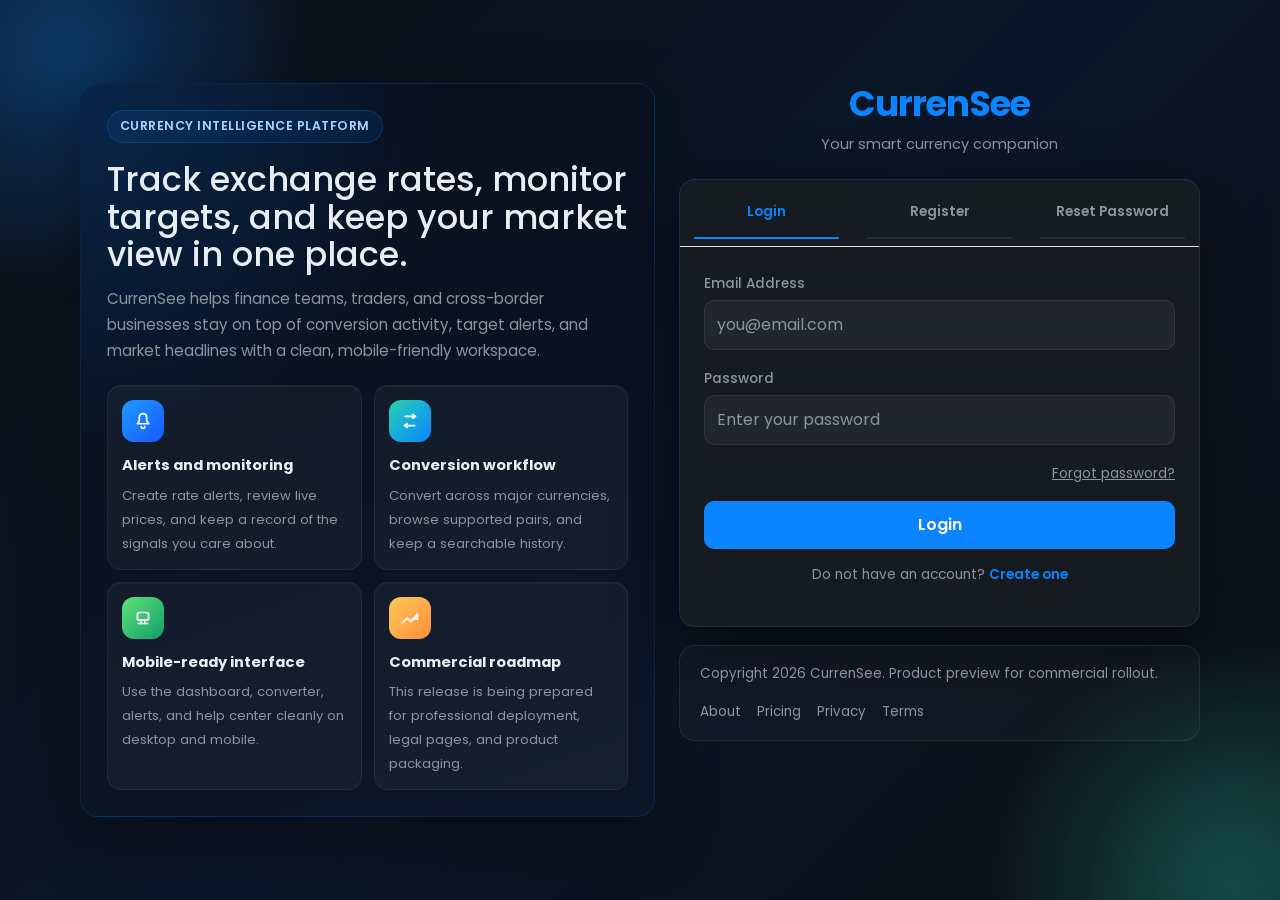
<file: index.html>
<!DOCTYPE html>
<html lang="en">
<head>
    <meta charset="UTF-8">
    <meta name="viewport" content="width=device-width, initial-scale=1.0">
    <title>CurrenSee - Login</title>
    <link href="https://cdn.jsdelivr.net/npm/bootstrap@5.3.0/dist/css/bootstrap.min.css" rel="stylesheet">
    <link href="https://fonts.googleapis.com/css2?family=Poppins:wght@300;400;600;700&display=swap" rel="stylesheet">
    <link rel="stylesheet" href="style.css?v=20260719-money-lens">
</head>
<body class="auth-body">

    <div class="auth-container" style="max-width: 1120px;">
        <div class="auth-layout">
            <section class="auth-hero">
                <div class="auth-hero-eyebrow">Currency Intelligence Platform</div>
                <h2>Track exchange rates, monitor targets, and keep your market view in one place.</h2>
                <p>
                    CurrenSee helps finance teams, traders, and cross-border businesses stay on top of conversion activity,
                    target alerts, and market headlines with a clean, mobile-friendly workspace.
                </p>

                <div class="auth-trust-grid">
                    <div class="auth-trust-card">
                        <span class="auth-trust-icon auth-trust-icon-blue" aria-hidden="true">
                            <svg viewBox="0 0 24 24">
                                <path d="M12 4a4 4 0 0 1 4 4v2.5c0 .8.24 1.58.68 2.24L18 15H6l1.32-2.26c.44-.66.68-1.44.68-2.24V8a4 4 0 0 1 4-4Z" />
                                <path d="M10 18a2 2 0 0 0 4 0" />
                            </svg>
                        </span>
                        <strong>Alerts and monitoring</strong>
                        <span>Create rate alerts, review live prices, and keep a record of the signals you care about.</span>
                    </div>
                    <div class="auth-trust-card">
                        <span class="auth-trust-icon auth-trust-icon-cyan" aria-hidden="true">
                            <svg viewBox="0 0 24 24">
                                <path d="M7 7h8M7 17h10" />
                                <path d="M15 5l3 2-3 2M9 15l-3 2 3 2" />
                            </svg>
                        </span>
                        <strong>Conversion workflow</strong>
                        <span>Convert across major currencies, browse supported pairs, and keep a searchable history.</span>
                    </div>
                    <div class="auth-trust-card">
                        <span class="auth-trust-icon auth-trust-icon-green" aria-hidden="true">
                            <svg viewBox="0 0 24 24">
                                <path d="M7 18h10" />
                                <path d="M8 6h8a2 2 0 0 1 2 2v6H6V8a2 2 0 0 1 2-2Z" />
                                <path d="M10 18v-2m4 2v-2" />
                            </svg>
                        </span>
                        <strong>Mobile-ready interface</strong>
                        <span>Use the dashboard, converter, alerts, and help center cleanly on desktop and mobile.</span>
                    </div>
                    <div class="auth-trust-card">
                        <span class="auth-trust-icon auth-trust-icon-gold" aria-hidden="true">
                            <svg viewBox="0 0 24 24">
                                <path d="M4 17l5-5 4 4 7-8" />
                                <path d="M20 8v5h-5" />
                            </svg>
                        </span>
                        <strong>Commercial roadmap</strong>
                        <span>This release is being prepared for professional deployment, legal pages, and product packaging.</span>
                    </div>
                </div>
            </section>

            <section>
                <div class="text-center mb-4">
                    <h1 class="auth-logo">CurrenSee</h1>
                    <p class="auth-tagline">Your smart currency companion</p>
                </div>

                <div class="auth-card">
                    <ul class="nav nav-tabs auth-tabs" id="authTabs">
                        <li class="nav-item">
                            <button class="nav-link active w-100" id="loginTab" data-bs-toggle="tab" data-bs-target="#loginPane">Login</button>
                        </li>
                        <li class="nav-item">
                            <button class="nav-link w-100" id="registerTab" data-bs-toggle="tab" data-bs-target="#registerPane">Register</button>
                        </li>
                        <li class="nav-item">
                            <button class="nav-link w-100" id="resetTab" data-bs-toggle="tab" data-bs-target="#resetPane">Reset Password</button>
                        </li>
                    </ul>

                    <div class="tab-content p-4">
                        <div class="tab-pane fade show active" id="loginPane">
                            <form id="loginForm">
                                <div class="mb-3">
                                    <label class="form-label auth-label">Email Address</label>
                                    <input type="email" id="loginEmail" class="form-control auth-input" placeholder="you@email.com" required>
                                </div>
                                <div class="mb-3">
                                    <label class="form-label auth-label">Password</label>
                                    <input type="password" id="loginPassword" class="form-control auth-input" placeholder="Enter your password" required>
                                </div>
                                <div class="text-end mb-3">
                                    <a href="#" id="goResetPassword" class="auth-switch">Forgot password?</a>
                                </div>
                                <div id="loginError" class="alert alert-danger d-none"></div>
                                <div id="loginSuccess" class="alert alert-success d-none"></div>
                                <button type="submit" class="btn btn-auth w-100">Login</button>
                                <p class="text-center mt-3 auth-switch">Do not have an account? <a href="#" id="goRegister">Create one</a></p>
                            </form>
                        </div>

                        <div class="tab-pane fade" id="registerPane">
                            <form id="registerForm">
                                <div class="mb-3">
                                    <label class="form-label auth-label">Full Name</label>
                                    <input type="text" id="regName" class="form-control auth-input" placeholder="John Doe" required>
                                </div>
                                <div class="mb-3">
                                    <label class="form-label auth-label">Email Address</label>
                                    <input type="email" id="regEmail" class="form-control auth-input" placeholder="you@email.com" required>
                                </div>
                                <div class="mb-3">
                                    <label class="form-label auth-label">Password</label>
                                    <input type="password" id="regPassword" class="form-control auth-input" placeholder="Minimum 6 characters" required>
                                </div>
                                <div class="mb-3">
                                    <label class="form-label auth-label">Confirm Password</label>
                                    <input type="password" id="regConfirm" class="form-control auth-input" placeholder="Repeat password" required>
                                </div>
                                <div id="registerError" class="alert alert-danger d-none"></div>
                                <div id="registerSuccess" class="alert alert-success d-none"></div>
                                <button type="submit" class="btn btn-auth w-100">Create Account</button>
                                <p class="text-center mt-3 auth-switch">Already have an account? <a href="#" id="goLogin">Sign in</a></p>
                            </form>
                        </div>

                        <div class="tab-pane fade" id="resetPane">
                            <form id="resetPasswordForm">
                                <div class="mb-3">
                                    <label class="form-label auth-label">Account Email</label>
                                    <input type="email" id="resetEmail" class="form-control auth-input" placeholder="you@email.com" required>
                                </div>
                                <div class="mb-3">
                                    <label class="form-label auth-label">New Password</label>
                                    <input type="password" id="resetPassword" class="form-control auth-input" placeholder="Minimum 6 characters" required>
                                </div>
                                <div class="mb-3">
                                    <label class="form-label auth-label">Confirm New Password</label>
                                    <input type="password" id="resetConfirm" class="form-control auth-input" placeholder="Repeat new password" required>
                                </div>
                                <div id="resetError" class="alert alert-danger d-none"></div>
                                <div id="resetSuccess" class="alert alert-success d-none"></div>
                                <button type="submit" class="btn btn-auth w-100">Reset Password</button>
                                <p class="text-center mt-3 auth-switch">Remembered it? <a href="#" id="backToLogin">Back to login</a></p>
                            </form>
                        </div>
                    </div>
                </div>

                <div class="site-footer" style="padding: 18px 0 0; margin: 0;">
                    <div class="site-footer-card">
                        <p class="site-footer-copy">Copyright 2026 CurrenSee. Product preview for commercial rollout.</p>
                        <div class="site-footer-links">
                            <a href="about.html">About</a>
                            <a href="pricing.html">Pricing</a>
                            <a href="privacy.html">Privacy</a>
                            <a href="terms.html">Terms</a>
                        </div>
                    </div>
                </div>
            </section>
        </div>
    </div>

    <script src="https://cdn.jsdelivr.net/npm/bootstrap@5.3.0/dist/js/bootstrap.bundle.min.js"></script>
    <script src="backend.js"></script>
    <script src="auth.js"></script>
</body>
</html>
</file>
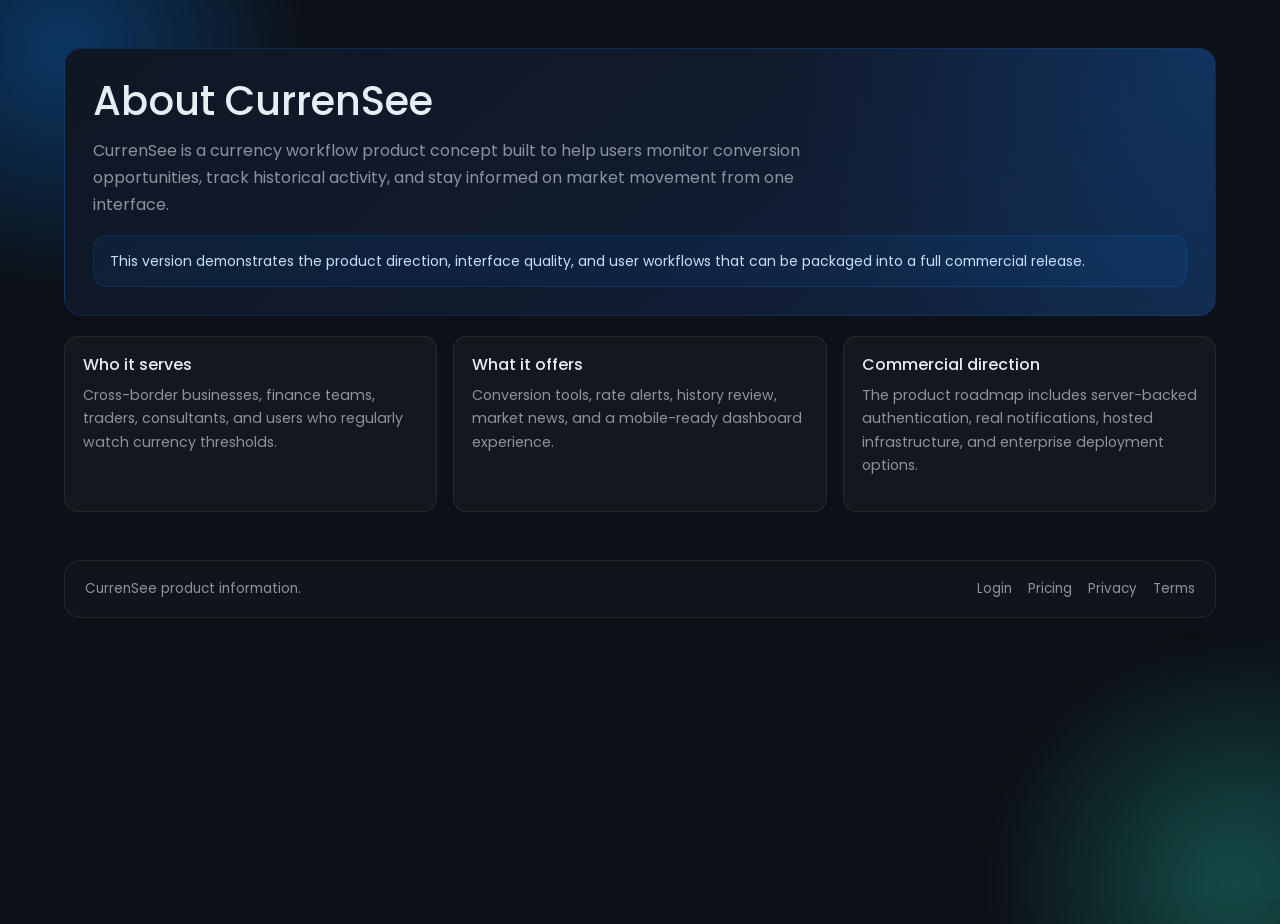
<file: about.html>
<!DOCTYPE html>
<html lang="en">
<head>
    <meta charset="UTF-8">
    <meta name="viewport" content="width=device-width, initial-scale=1.0">
    <title>CurrenSee - About</title>
    <link href="https://cdn.jsdelivr.net/npm/bootstrap@5.3.0/dist/css/bootstrap.min.css" rel="stylesheet">
    <link href="https://fonts.googleapis.com/css2?family=Poppins:wght@300;400;600;700&display=swap" rel="stylesheet">
    <link rel="stylesheet" href="style.css?v=20260719-money-lens">
</head>
<body class="app-body">
    <main class="app-main marketing-section">
        <section class="marketing-hero">
            <h1>About CurrenSee</h1>
            <p>CurrenSee is a currency workflow product concept built to help users monitor conversion opportunities, track historical activity, and stay informed on market movement from one interface.</p>
            <div class="marketing-note">This version demonstrates the product direction, interface quality, and user workflows that can be packaged into a full commercial release.</div>
        </section>

        <section class="marketing-grid">
            <article class="marketing-card">
                <h3>Who it serves</h3>
                <p>Cross-border businesses, finance teams, traders, consultants, and users who regularly watch currency thresholds.</p>
            </article>
            <article class="marketing-card">
                <h3>What it offers</h3>
                <p>Conversion tools, rate alerts, history review, market news, and a mobile-ready dashboard experience.</p>
            </article>
            <article class="marketing-card">
                <h3>Commercial direction</h3>
                <p>The product roadmap includes server-backed authentication, real notifications, hosted infrastructure, and enterprise deployment options.</p>
            </article>
        </section>
    </main>

    <footer class="site-footer">
        <div class="site-footer-card">
            <p class="site-footer-copy">CurrenSee product information.</p>
            <div class="site-footer-links">
                <a href="index.html">Login</a>
                <a href="pricing.html">Pricing</a>
                <a href="privacy.html">Privacy</a>
                <a href="terms.html">Terms</a>
            </div>
        </div>
    </footer>
</body>
</html>
</file>
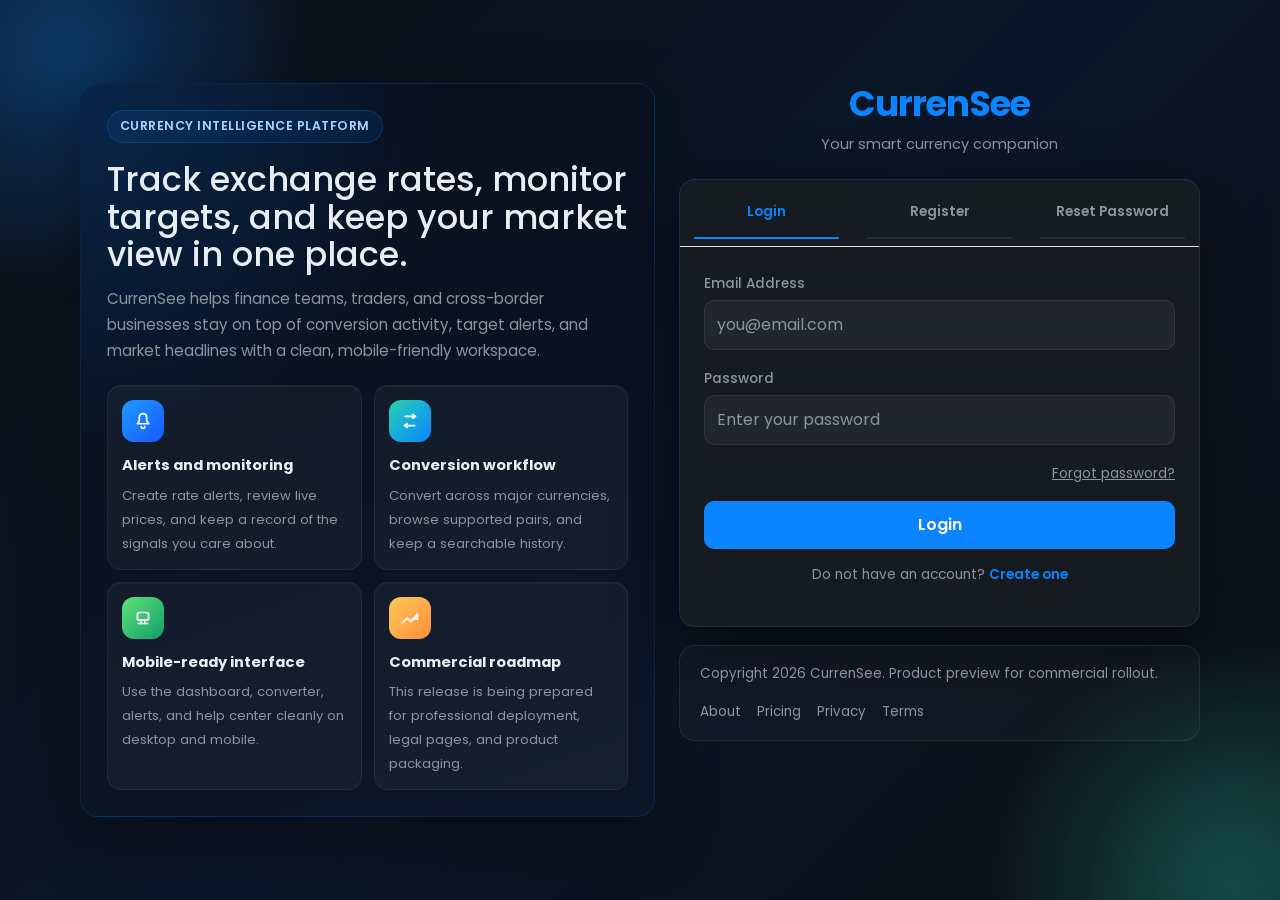
<file: alerts.html>
<!DOCTYPE html>
<html lang="en">
<head>
    <meta charset="UTF-8">
    <meta name="viewport" content="width=device-width, initial-scale=1.0">
    <title>CurrenSee - Alerts</title>
    <link href="https://cdn.jsdelivr.net/npm/bootstrap@5.3.0/dist/css/bootstrap.min.css" rel="stylesheet">
    <link href="https://fonts.googleapis.com/css2?family=Poppins:wght@300;400;600;700&display=swap" rel="stylesheet">
    <link rel="stylesheet" href="style.css?v=20260719-money-lens">
</head>
<body class="app-body">

    <nav class="app-navbar">
        <div class="nav-brand">CurrenSee</div>
        <button class="nav-toggle" type="button" aria-label="Toggle navigation" aria-expanded="false">
            <span class="nav-toggle-line"></span>
            <span class="nav-toggle-line"></span>
            <span class="nav-toggle-line"></span>
        </button>
        <div class="nav-menu">
            <div class="nav-links">
                <a href="dashboard.html" class="nav-item">Dashboard</a>
                <a href="converter.html" class="nav-item">Converter</a>
                <a href="money-lens.html" class="nav-item">Money Lens</a>
                <a href="move-me.html" class="nav-item">Move Me</a>
                <a href="history.html" class="nav-item">History</a>
                <a href="alerts.html" class="nav-item active">Alerts</a>
                <a href="news.html" class="nav-item">News</a>
                <a href="help.html" class="nav-item">Help</a>
            </div>
            <div class="nav-user">
                <span class="plan-badge free-badge" data-plan-name>Free</span>
                <span id="navUsername">User</span>
                <button class="btn-logout" onclick="logout()">Logout</button>
            </div>
        </div>
    </nav>

    <main class="app-main">
        <h2 class="page-title">Rate Alerts</h2>
        <p class="page-sub">Get notified when exchange rates hit your target</p>
        <div class="notification-card mb-4">
            <div>
                <strong>Alert notifications</strong>
                <span id="notificationStatus">Checking notification support...</span>
            </div>
            <button id="enableNotificationsBtn" class="btn btn-outline-primary btn-sm" type="button">Enable notifications</button>
        </div>
        <div id="alertPlanNotice" class="pro-notice mb-4 d-none"></div>

        <div class="converter-grid">
            <div class="dash-card">
                <h4 class="dash-card-title">Create New Alert</h4>

                <div class="mb-3">
                    <label class="form-label dash-label">From Currency</label>
                    <select id="alertFrom" class="form-select dash-input"></select>
                </div>

                <div class="mb-3">
                    <label class="form-label dash-label">To Currency</label>
                    <select id="alertTo" class="form-select dash-input"></select>
                </div>

                <div class="mb-3">
                    <label class="form-label dash-label">Target Rate</label>
                    <input type="number" id="alertRate" class="form-control dash-input" placeholder="e.g. 1500" step="0.0001" min="0">
                    <small class="text-muted">The app will automatically alert you when the rate rises to or drops to this value.</small>
                </div>

                <button class="btn btn-primary w-100" onclick="createAlert()">Set Alert</button>
                <div id="alertMsg" class="mt-3 d-none"></div>
            </div>

            <div class="dash-card">
                <h4 class="dash-card-title">Current Rate Check</h4>
                <p class="text-muted" style="font-size:0.85rem">Check the live rate for your selected pair before setting an alert.</p>
                <button class="btn btn-outline-primary w-100 mb-3" onclick="checkCurrentRate()">Check Live Rate</button>
                <div id="currentRateDisplay" class="d-none">
                    <div class="rate-display-box">
                        <p id="rateDisplayText"></p>
                    </div>
                </div>

                <hr style="border-color:var(--border); margin: 20px 0">

                <h5 style="color:var(--text); font-size:0.95rem; margin-bottom:12px">Alert Summary</h5>
                <div class="alert-summary">
                    <div class="summary-item"><span>Active Alerts</span><strong id="summaryActive">0</strong></div>
                    <div class="summary-item"><span>Triggered Alerts</span><strong id="summaryTriggered" style="color:var(--success)">0</strong></div>
                    <div class="summary-item"><span>Total Created</span><strong id="summaryTotal">0</strong></div>
                </div>
            </div>
        </div>

        <div class="dash-card mt-4">
            <h4 class="dash-card-title">My Alerts</h4>
            <div id="alertsList"></div>
            <div id="alertsEmpty" class="text-center py-5 d-none">
                <p class="text-muted">No alerts set yet. Create one above.</p>
            </div>
        </div>
    </main>

    <footer class="site-footer">
        <div class="site-footer-card">
            <p class="site-footer-copy">CurrenSee alerts workspace for target monitoring and rate-check workflow.</p>
            <div class="site-footer-links">
                <a href="about.html">About</a>
                <a href="pricing.html">Pricing</a>
                <a href="privacy.html">Privacy</a>
                <a href="terms.html">Terms</a>
            </div>
        </div>
    </footer>

    <script src="https://cdn.jsdelivr.net/npm/bootstrap@5.3.0/dist/js/bootstrap.bundle.min.js"></script>
    <script src="backend.js"></script>
    <script src="script.js"></script>
    <script src="alerts.js?v=20260618"></script>
</body>
</html>
</file>
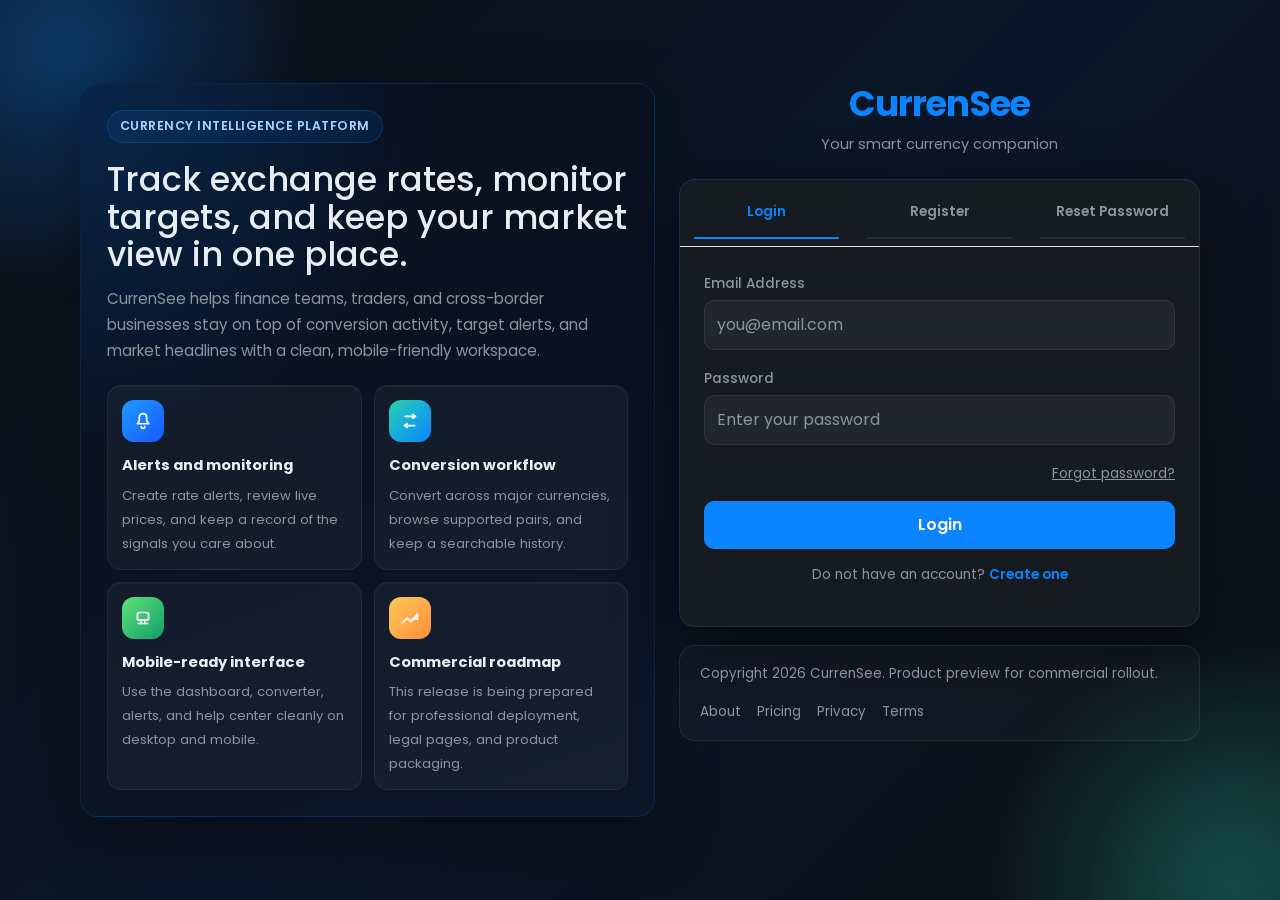
<file: dashboard.html>
<!DOCTYPE html>
<html lang="en">
<head>
    <meta charset="UTF-8">
    <meta name="viewport" content="width=device-width, initial-scale=1.0">
    <title>CurrenSee - Dashboard</title>
    <link href="https://cdn.jsdelivr.net/npm/bootstrap@5.3.0/dist/css/bootstrap.min.css" rel="stylesheet">
    <link href="https://fonts.googleapis.com/css2?family=Poppins:wght@300;400;600;700&display=swap" rel="stylesheet">
    <link rel="stylesheet" href="style.css?v=20260719-money-lens">
</head>
<body class="app-body">

    <nav class="app-navbar">
        <div class="nav-brand">CurrenSee</div>
        <button class="nav-toggle" type="button" aria-label="Toggle navigation" aria-expanded="false">
            <span class="nav-toggle-line"></span>
            <span class="nav-toggle-line"></span>
            <span class="nav-toggle-line"></span>
        </button>
        <div class="nav-menu">
            <div class="nav-links">
                <a href="dashboard.html" class="nav-item active">Dashboard</a>
                <a href="converter.html" class="nav-item">Converter</a>
                <a href="money-lens.html" class="nav-item">Money Lens</a>
                <a href="move-me.html" class="nav-item">Move Me</a>
                <a href="history.html" class="nav-item">History</a>
                <a href="alerts.html" class="nav-item">Alerts</a>
                <a href="news.html" class="nav-item">News</a>
                <a href="help.html" class="nav-item">Help</a>
            </div>
            <div class="nav-user">
                <span class="plan-badge free-badge" data-plan-name>Free</span>
                <span id="navUsername">User</span>
                <button class="btn-logout" onclick="logout()">Logout</button>
            </div>
        </div>
    </nav>

    <main class="app-main">
        <div class="welcome-banner">
            <div class="welcome-copy">
                <span class="welcome-kicker">Operations Overview</span>
                <h2 class="welcome-title">Welcome back, <span id="welcomeName">User</span>!</h2>
                <p class="welcome-sub">Track conversions, manage alerts, and stay on top of market movement from one clean control center.</p>
                <div class="welcome-actions">
                    <a href="converter.html" class="btn btn-primary">New Conversion</a>
                    <a href="money-lens.html" class="btn btn-outline-primary">Explore Money Lens</a>
                    <a href="move-me.html" class="btn btn-outline-primary">Try Move Me</a>
                    <a href="alerts.html" class="btn btn-outline-primary">Manage Alerts</a>
                    <a href="pricing.html" class="btn btn-outline-primary">Upgrade</a>
                </div>
            </div>
            <div class="welcome-side">
                <div class="welcome-date" id="welcomeDate"></div>
                <div class="market-snapshot">
                    <div class="snapshot-item">
                        <span>Coverage</span>
                        <strong>180+ pairs</strong>
                    </div>
                    <div class="snapshot-item">
                        <span>Plan</span>
                        <strong data-plan-name>Free</strong>
                    </div>
                    <div class="snapshot-item">
                        <span>Alert Limit</span>
                        <strong><span data-plan-alert-limit>2</span></strong>
                    </div>
                </div>
            </div>
        </div>

        <div class="stats-grid">
            <button type="button" class="stat-card stat-card-button" onclick="window.location.href='history.html'">
                <div class="stat-icon stat-icon-box stat-icon-conversions" aria-hidden="true">
                    <svg viewBox="0 0 24 24" class="stat-icon-svg">
                        <path d="M7 7h8M7 12h10M7 17h8" />
                        <path d="M17 5l3 2-3 2" />
                        <path d="M17 15l3 2-3 2" />
                        <path d="M4 7l-2 2 2 2" />
                    </svg>
                </div>
                <div class="stat-info">
                    <p class="stat-label">Total Conversions</p>
                    <h3 class="stat-value" id="totalConversions">0</h3>
                </div>
            </button>
            <button type="button" class="stat-card stat-card-button" onclick="window.location.href='alerts.html'">
                <div class="stat-icon stat-icon-box stat-icon-alerts" aria-hidden="true">
                    <svg viewBox="0 0 24 24" class="stat-icon-svg">
                        <path d="M12 4a4 4 0 0 1 4 4v2.5c0 .8.24 1.58.68 2.24L18 15H6l1.32-2.26c.44-.66.68-1.44.68-2.24V8a4 4 0 0 1 4-4Z" />
                        <path d="M10 18a2 2 0 0 0 4 0" />
                    </svg>
                </div>
                <div class="stat-info">
                    <p class="stat-label">Active Alerts</p>
                    <h3 class="stat-value" id="totalAlerts">0</h3>
                </div>
            </button>
            <button type="button" class="stat-card stat-card-button" onclick="window.location.href='converter.html'">
                <div class="stat-icon stat-icon-box stat-icon-default" aria-hidden="true">
                    <svg viewBox="0 0 24 24" class="stat-icon-svg">
                        <circle cx="12" cy="12" r="7" />
                        <path d="M12 5v14M8.5 8.5c.8-.7 2.02-1.17 3.5-1.17 2.49 0 4.5 1.34 4.5 3s-2.01 3-4.5 3-4.5 1.34-4.5 3c0 .48.17.94.47 1.33" />
                    </svg>
                </div>
                <div class="stat-info">
                    <p class="stat-label">Default Currency</p>
                    <h3 class="stat-value" id="defaultCurrency">USD</h3>
                </div>
            </button>
            <button type="button" class="stat-card stat-card-button" onclick="window.location.href='news.html'">
                <div class="stat-icon stat-icon-box stat-icon-market" aria-hidden="true">
                    <svg viewBox="0 0 24 24" class="stat-icon-svg">
                        <path d="M4 16l4-4 3 3 6-7 3 3" />
                        <path d="M20 8v5h-5" />
                    </svg>
                </div>
                <div class="stat-info">
                    <p class="stat-label">Market Status</p>
                    <h3 class="stat-value" style="color: var(--success)">Live</h3>
                </div>
            </button>
        </div>

        <div class="dashboard-grid">
            <div class="dash-card dash-card-feature">
                <div class="section-heading">
                    <div>
                        <span class="section-kicker">Workflow</span>
                        <h4 class="dash-card-title">Quick Convert</h4>
                    </div>
                    <span class="section-pill">Fast lane</span>
                </div>
                <div class="mb-3">
                    <label class="form-label dash-label">Amount</label>
                    <input type="number" id="quickAmount" class="form-control dash-input" placeholder="Enter amount" value="1">
                </div>
                <div class="search-pair-grid mb-3">
                    <div>
                        <label class="form-label dash-label">Search From Currency or Country</label>
                        <input type="text" id="quickFromSearch" class="form-control dash-input" placeholder="Search by code, Bitcoin, currency, or country">
                        <div id="quickFromSuggestions" class="currency-suggestions d-none"></div>
                    </div>
                    <div>
                        <label class="form-label dash-label">Search To Currency or Country</label>
                        <input type="text" id="quickToSearch" class="form-control dash-input" placeholder="Search by code, Bitcoin, currency, or country">
                        <div id="quickToSuggestions" class="currency-suggestions d-none"></div>
                    </div>
                </div>
                <div class="d-flex gap-2 mb-3">
                    <div class="w-50">
                        <label class="form-label dash-label">From</label>
                        <select id="quickFrom" class="form-select dash-input"></select>
                    </div>
                    <div class="w-50">
                        <label class="form-label dash-label">To</label>
                        <select id="quickTo" class="form-select dash-input"></select>
                    </div>
                </div>
                <button class="btn btn-primary w-100 mb-3" onclick="quickConvert()">Convert</button>
                <div id="quickResult" class="quick-result d-none"></div>
            </div>

            <div class="dash-card">
                <div class="section-heading">
                    <div>
                        <span class="section-kicker">Activity</span>
                        <h4 class="dash-card-title">Recent Conversions</h4>
                    </div>
                    <a href="history.html" class="section-link">Open history</a>
                </div>
                <div id="recentHistory">
                    <p class="text-muted text-center mt-3">No conversions yet.</p>
                </div>
                <a href="history.html" class="btn btn-outline-primary w-100 mt-3">View All History</a>
            </div>
        </div>

        <div class="dash-card mt-4">
            <div class="section-heading">
                <div>
                    <span class="section-kicker">Market Watch</span>
                    <h4 class="dash-card-title">Popular Exchange Rates <span class="live-badge">LIVE</span></h4>
                </div>
                <span class="section-link">Updated in real time</span>
            </div>
            <div id="popularRates" class="rates-grid">
                <p class="text-muted">Loading rates...</p>
            </div>
        </div>
    </main>

    <footer class="site-footer">
        <div class="site-footer-card">
            <p class="site-footer-copy">CurrenSee dashboard for live conversion workflow, alerts, and market visibility.</p>
            <div class="site-footer-links">
                <a href="about.html">About</a>
                <a href="pricing.html">Pricing</a>
                <a href="privacy.html">Privacy</a>
                <a href="terms.html">Terms</a>
            </div>
        </div>
    </footer>

    <script src="https://cdn.jsdelivr.net/npm/bootstrap@5.3.0/dist/js/bootstrap.bundle.min.js"></script>
    <script src="backend.js"></script>
    <script src="script.js"></script>
</body>
</html>
</file>
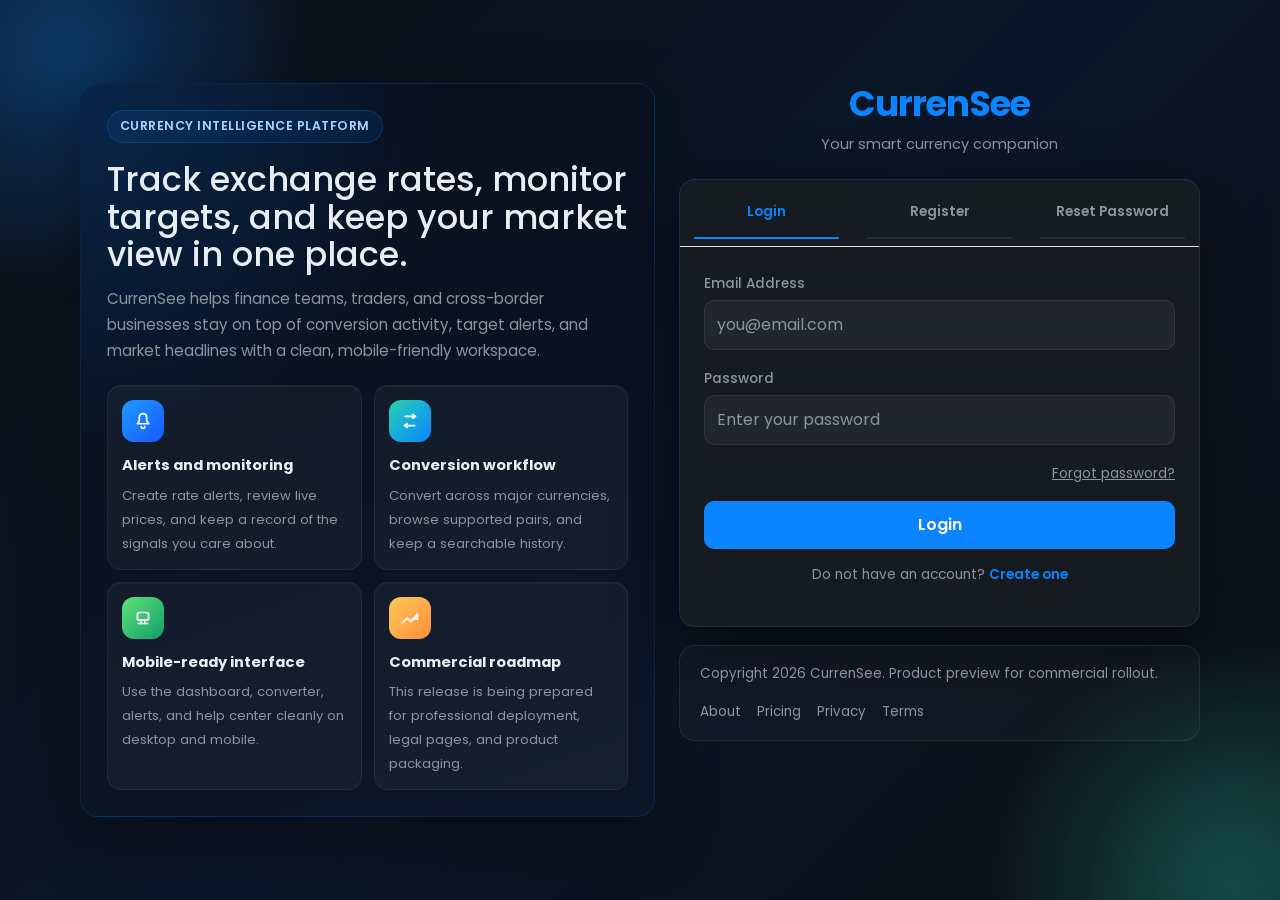
<file: help.html>
<!DOCTYPE html>
<html lang="en">
<head>
    <meta charset="UTF-8">
    <meta name="viewport" content="width=device-width, initial-scale=1.0">
    <title>CurrenSee - Help</title>
    <link href="https://cdn.jsdelivr.net/npm/bootstrap@5.3.0/dist/css/bootstrap.min.css" rel="stylesheet">
    <link href="https://fonts.googleapis.com/css2?family=Poppins:wght@300;400;600;700&display=swap" rel="stylesheet">
    <link rel="stylesheet" href="style.css?v=20260719-money-lens">
</head>
<body class="app-body">

    <nav class="app-navbar">
        <div class="nav-brand">CurrenSee</div>
        <button class="nav-toggle" type="button" aria-label="Toggle navigation" aria-expanded="false">
            <span class="nav-toggle-line"></span>
            <span class="nav-toggle-line"></span>
            <span class="nav-toggle-line"></span>
        </button>
        <div class="nav-menu">
            <div class="nav-links">
                <a href="dashboard.html" class="nav-item">Dashboard</a>
                <a href="converter.html" class="nav-item">Converter</a>
                <a href="money-lens.html" class="nav-item">Money Lens</a>
                <a href="move-me.html" class="nav-item">Move Me</a>
                <a href="history.html" class="nav-item">History</a>
                <a href="alerts.html" class="nav-item">Alerts</a>
                <a href="news.html" class="nav-item">News</a>
                <a href="help.html" class="nav-item active">Help</a>
            </div>
            <div class="nav-user">
                <span class="plan-badge free-badge" data-plan-name>Free</span>
                <span id="navUsername">User</span>
                <button class="btn-logout" onclick="logout()">Logout</button>
            </div>
        </div>
    </nav>

    <main class="app-main">
        <h2 class="page-title">Help Center</h2>
        <p class="page-sub">Find guides, support details, and practical answers about the current CurrenSee product build.</p>

        <div class="dash-card mb-4">
            <div class="help-search-wrap">
                <span class="help-search-icon">?</span>
                <input type="text" id="helpSearch" class="form-control dash-input help-search" placeholder="Search for help topics...">
            </div>
        </div>

        <div class="quick-links-grid mb-4">
            <a href="#faq" class="quick-link-card">
                <span class="quick-link-icon quick-link-faq" aria-hidden="true">
                    <svg viewBox="0 0 24 24">
                        <path d="M9.2 9a2.8 2.8 0 1 1 5 1.7c-.7.7-1.5 1.2-2.1 1.8-.5.4-.8.9-.8 1.5v.5" />
                        <circle cx="12" cy="17.5" r="1" />
                        <path d="M12 3.5c4.7 0 8.5 3.4 8.5 7.7S16.7 19 12 19c-.8 0-1.5-.1-2.2-.3L5 20l1.2-3.6C4.8 15.1 3.5 13.2 3.5 11.2 3.5 6.9 7.3 3.5 12 3.5Z" />
                    </svg>
                </span>
                <p>Answers</p>
            </a>
            <a href="#guides" class="quick-link-card">
                <span class="quick-link-icon quick-link-guides" aria-hidden="true">
                    <svg viewBox="0 0 24 24">
                        <path d="M5 5.5A2.5 2.5 0 0 1 7.5 3H19v15.5a2.5 2.5 0 0 0-2.5-2.5H5Z" />
                        <path d="M5 5.5v13A2.5 2.5 0 0 0 7.5 21H19" />
                        <path d="M9 7.5h6M9 11h6M9 14.5h4" />
                    </svg>
                </span>
                <p>User Guides</p>
            </a>
            <a href="#contact-support" class="quick-link-card">
                <span class="quick-link-icon quick-link-support" aria-hidden="true">
                    <svg viewBox="0 0 24 24">
                        <path d="M8 11a4 4 0 1 1 8 0v5a2 2 0 0 1-2 2h-1.5" />
                        <path d="M8 16H6a2 2 0 0 1-2-2v-2a8 8 0 1 1 16 0v2a2 2 0 0 1-2 2h-2" />
                        <path d="M12.5 18H11a1.5 1.5 0 0 0 0 3h1.5a1.5 1.5 0 0 0 0-3Z" />
                    </svg>
                </span>
                <p>Contact Support</p>
            </a>
            <a href="#feedback" class="quick-link-card">
                <span class="quick-link-icon quick-link-feedback" aria-hidden="true">
                    <svg viewBox="0 0 24 24">
                        <path d="M12 19l-6 3 1.2-6.8A7.5 7.5 0 1 1 12 19Z" />
                        <path d="M9 10.5h6M9 13.5h4" />
                    </svg>
                </span>
                <p>Feedback</p>
            </a>
        </div>

        <div class="dash-card mb-4" id="faq">
            <h4 class="dash-card-title">Frequently Asked Questions</h4>
            <div class="accordion" id="faqAccordion">
                <div class="accordion-item help-accordion-item">
                    <h2 class="accordion-header">
                        <button class="accordion-button help-acc-btn" type="button" data-bs-toggle="collapse" data-bs-target="#faq1">
                            How do I convert a currency?
                        </button>
                    </h2>
                    <div id="faq1" class="accordion-collapse collapse show" data-bs-parent="#faqAccordion">
                        <div class="accordion-body help-acc-body">
                            Open the Converter page, choose your source and target currencies, enter the amount, and click Convert Now.
                        </div>
                    </div>
                </div>

                <div class="accordion-item help-accordion-item">
                    <h2 class="accordion-header">
                        <button class="accordion-button help-acc-btn collapsed" type="button" data-bs-toggle="collapse" data-bs-target="#faq2">
                            Are the exchange rates live?
                        </button>
                    </h2>
                    <div id="faq2" class="accordion-collapse collapse" data-bs-parent="#faqAccordion">
                        <div class="accordion-body help-acc-body">
                            The current app uses live third-party rate data in the browser. Reliability depends on the external provider and the user's connection.
                        </div>
                    </div>
                </div>

                <div class="accordion-item help-accordion-item">
                    <h2 class="accordion-header">
                        <button class="accordion-button help-acc-btn collapsed" type="button" data-bs-toggle="collapse" data-bs-target="#faq3">
                            How do alerts work today?
                        </button>
                    </h2>
                    <div id="faq3" class="accordion-collapse collapse" data-bs-parent="#faqAccordion">
                        <div class="accordion-body help-acc-body">
                            Alerts are created inside the app and checked while the product is in use. A full production rollout would move alerts to a background service with email or push delivery.
                        </div>
                    </div>
                </div>

                <div class="accordion-item help-accordion-item">
                    <h2 class="accordion-header">
                        <button class="accordion-button help-acc-btn collapsed" type="button" data-bs-toggle="collapse" data-bs-target="#faq4">
                            Where is data stored in this build?
                        </button>
                    </h2>
                    <div id="faq4" class="accordion-collapse collapse" data-bs-parent="#faqAccordion">
                        <div class="accordion-body help-acc-body">
                            This current build stores user data in the browser. That is suitable for demos and prototyping, but a commercial deployment would move auth, sessions, alerts, and history to a backend.
                        </div>
                    </div>
                </div>

                <div class="accordion-item help-accordion-item">
                    <h2 class="accordion-header">
                        <button class="accordion-button help-acc-btn collapsed" type="button" data-bs-toggle="collapse" data-bs-target="#faq5">
                            Is the reset password flow production-ready?
                        </button>
                    </h2>
                    <div id="faq5" class="accordion-collapse collapse" data-bs-parent="#faqAccordion">
                        <div class="accordion-body help-acc-body">
                            Not yet. It is a local recovery flow for the current build. A production setup would send secure email reset links and verify identity server-side.
                        </div>
                    </div>
                </div>
            </div>
        </div>

        <div class="dash-card mb-4" id="guides">
            <h4 class="dash-card-title">User Guides</h4>
            <div class="guides-grid">
                <div class="guide-card">
                    <div class="guide-icon guide-icon-start" aria-hidden="true">
                        <svg viewBox="0 0 24 24">
                            <path d="M12 3v18M3 12h18" />
                        </svg>
                    </div>
                    <h5>Getting Started</h5>
                    <ol class="guide-steps">
                        <li>Create an account on the login page.</li>
                        <li>Sign in to access your dashboard.</li>
                        <li>Use the converter, alerts, history, and news workspace.</li>
                    </ol>
                </div>
                <div class="guide-card">
                    <div class="guide-icon guide-icon-convert" aria-hidden="true">
                        <svg viewBox="0 0 24 24">
                            <path d="M7 7h8M7 17h10" />
                            <path d="M15 5l3 2-3 2M9 15l-3 2 3 2" />
                        </svg>
                    </div>
                    <h5>Using the Converter</h5>
                    <ol class="guide-steps">
                        <li>Search or select the source currency.</li>
                        <li>Choose the target currency.</li>
                        <li>Enter an amount and convert.</li>
                        <li>Review the result and saved history entry.</li>
                    </ol>
                </div>
                <div class="guide-card">
                    <div class="guide-icon guide-icon-alert" aria-hidden="true">
                        <svg viewBox="0 0 24 24">
                            <path d="M12 4a4 4 0 0 1 4 4v2.5c0 .8.24 1.58.68 2.24L18 15H6l1.32-2.26c.44-.66.68-1.44.68-2.24V8a4 4 0 0 1 4-4Z" />
                            <path d="M10 18a2 2 0 0 0 4 0" />
                        </svg>
                    </div>
                    <h5>Setting Alerts</h5>
                    <ol class="guide-steps">
                        <li>Go to Alerts.</li>
                        <li>Choose the pair and target rate.</li>
                        <li>Save the alert and monitor it from the app.</li>
                    </ol>
                </div>
                <div class="guide-card">
                    <div class="guide-icon guide-icon-news" aria-hidden="true">
                        <svg viewBox="0 0 24 24">
                            <path d="M5 6.5h11a2 2 0 0 1 2 2V17H7a2 2 0 0 1-2-2V6.5Z" />
                            <path d="M7 17V8.5M10 10.5h5M10 13.5h5" />
                            <path d="M18 8.5h1a2 2 0 0 1 2 2V17a2 2 0 0 1-2 2H9" />
                        </svg>
                    </div>
                    <h5>Reading Market Context</h5>
                    <ol class="guide-steps">
                        <li>Open News.</li>
                        <li>Review the live market tiles.</li>
                        <li>Filter by topic for specific news coverage.</li>
                    </ol>
                </div>
            </div>
        </div>

        <div class="dash-card mb-4" id="contact-support">
            <h4 class="dash-card-title">Contact Support</h4>
            <div class="row g-3 mb-4">
                <div class="col-md-4">
                    <div class="support-card">
                        <div class="support-icon support-icon-email" aria-hidden="true">
                            <svg viewBox="0 0 24 24">
                                <path d="M4 7h16v10H4z" />
                                <path d="m5 8 7 5 7-5" />
                            </svg>
                        </div>
                        <h6>Email Support</h6>
                        <p>abodaniel435@gmail.com</p>
                        <small>Response target: 24 hours</small>
                    </div>
                </div>
                <div class="col-md-4">
                    <div class="support-card">
                        <div class="support-icon support-icon-product" aria-hidden="true">
                            <svg viewBox="0 0 24 24">
                                <path d="M12 3l7 4v10l-7 4-7-4V7l7-4Z" />
                                <path d="M12 8v8M8.5 10l7 4" />
                            </svg>
                        </div>
                        <h6>Product Requests</h6>
                        <p>abodaniel435@gmail.com</p>
                        <small>For feature and roadmap requests</small>
                    </div>
                </div>
                <div class="col-md-4">
                    <div class="support-card">
                        <div class="support-icon support-icon-sales" aria-hidden="true">
                            <svg viewBox="0 0 24 24">
                                <path d="M5 18h14" />
                                <path d="M7 18V9l5-4 5 4v9" />
                                <path d="M10 13h4" />
                            </svg>
                        </div>
                        <h6>Sales Contact</h6>
                        <p>abodaniel435@gmail.com</p>
                        <small>For demos and commercial rollout</small>
                    </div>
                </div>
            </div>

            <h5 style="color:var(--text); margin-bottom:16px">Send a Support Request</h5>
            <form id="supportForm">
                <div class="row g-3">
                    <div class="col-md-6">
                        <label class="form-label dash-label">Your Name</label>
                        <input type="text" id="supportName" class="form-control dash-input" placeholder="John Doe" required>
                    </div>
                    <div class="col-md-6">
                        <label class="form-label dash-label">Email Address</label>
                        <input type="email" id="supportEmail" class="form-control dash-input" placeholder="you@email.com" required>
                    </div>
                    <div class="col-12">
                        <label class="form-label dash-label">Issue Category</label>
                        <select id="supportCategory" class="form-select dash-input">
                            <option>Account and Access</option>
                            <option>Currency Conversion</option>
                            <option>Rate Alerts</option>
                            <option>News and Market Data</option>
                            <option>Technical Issue</option>
                            <option>Other</option>
                        </select>
                    </div>
                    <div class="col-12">
                        <label class="form-label dash-label">Message</label>
                        <textarea id="supportMessage" class="form-control dash-input" rows="4" placeholder="Describe your issue..." required></textarea>
                    </div>
                    <div class="col-12">
                        <div id="supportMsg" class="d-none mb-2"></div>
                        <button type="submit" class="btn btn-primary">Submit Request</button>
                    </div>
                </div>
            </form>
        </div>

        <div class="dash-card" id="feedback">
            <h4 class="dash-card-title">Product Feedback</h4>
            <p style="color:var(--text-muted); font-size:0.88rem; margin-bottom:20px">Share what is working well and what should improve before commercial launch.</p>

            <div class="rating-row mb-4">
                <p style="color:var(--text); margin-bottom:10px">How would you rate CurrenSee?</p>
                <div class="star-rating" id="starRating">
                    <span class="star" data-value="1" aria-label="1 star">★</span>
                    <span class="star" data-value="2" aria-label="2 stars">★</span>
                    <span class="star" data-value="3" aria-label="3 stars">★</span>
                    <span class="star" data-value="4" aria-label="4 stars">★</span>
                    <span class="star" data-value="5" aria-label="5 stars">★</span>
                </div>
                <p id="ratingText" style="color:var(--text-muted); font-size:0.82rem; margin-top:6px"></p>
            </div>

            <form id="feedbackForm">
                <div class="mb-3">
                    <label class="form-label dash-label">What do you like most?</label>
                    <textarea id="feedbackLikes" class="form-control dash-input" rows="2" placeholder="For example, conversion workflow or alert setup" required></textarea>
                </div>
                <div class="mb-3">
                    <label class="form-label dash-label">What should improve?</label>
                    <textarea id="feedbackImprovements" class="form-control dash-input" rows="2" placeholder="For example, stronger notifications or backend-backed security" required></textarea>
                </div>
                <div id="feedbackMsg" class="d-none mb-2"></div>
                <button type="submit" class="btn btn-primary">Submit Feedback</button>
            </form>
        </div>
    </main>

    <footer class="site-footer">
        <div class="site-footer-card">
            <p class="site-footer-copy">CurrenSee support and product documentation for the current release and commercial roadmap.</p>
            <div class="site-footer-links">
                <a href="about.html">About</a>
                <a href="pricing.html">Pricing</a>
                <a href="privacy.html">Privacy</a>
                <a href="terms.html">Terms</a>
            </div>
        </div>
    </footer>

    <script src="https://cdn.jsdelivr.net/npm/bootstrap@5.3.0/dist/js/bootstrap.bundle.min.js"></script>
    <script src="backend.js"></script>
    <script src="script.js"></script>
    <script src="help.js?v=20260516"></script>
</body>
</html>
</file>
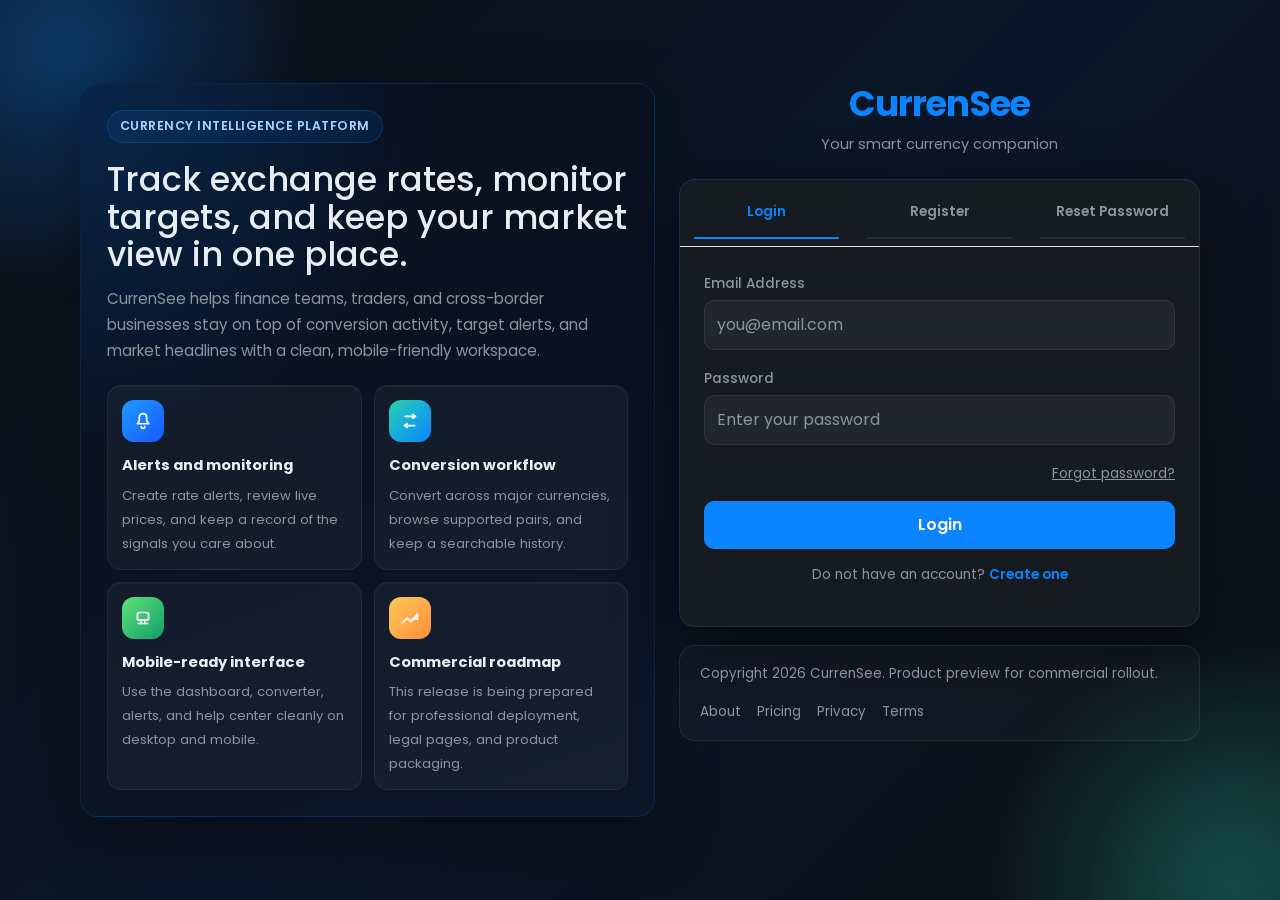
<file: history.html>
<!DOCTYPE html>
<html lang="en">
<head>
    <meta charset="UTF-8">
    <meta name="viewport" content="width=device-width, initial-scale=1.0">
    <title>CurrenSee - History</title>
    <link href="https://cdn.jsdelivr.net/npm/bootstrap@5.3.0/dist/css/bootstrap.min.css" rel="stylesheet">
    <link href="https://fonts.googleapis.com/css2?family=Poppins:wght@300;400;600;700&display=swap" rel="stylesheet">
    <link rel="stylesheet" href="style.css?v=20260719-money-lens">
</head>
<body class="app-body">

    <nav class="app-navbar">
        <div class="nav-brand">CurrenSee</div>
        <button class="nav-toggle" type="button" aria-label="Toggle navigation" aria-expanded="false">
            <span class="nav-toggle-line"></span>
            <span class="nav-toggle-line"></span>
            <span class="nav-toggle-line"></span>
        </button>
        <div class="nav-menu">
            <div class="nav-links">
                <a href="dashboard.html" class="nav-item">Dashboard</a>
                <a href="converter.html" class="nav-item">Converter</a>
                <a href="money-lens.html" class="nav-item">Money Lens</a>
                <a href="move-me.html" class="nav-item">Move Me</a>
                <a href="history.html" class="nav-item active">History</a>
                <a href="alerts.html" class="nav-item">Alerts</a>
                <a href="news.html" class="nav-item">News</a>
                <a href="help.html" class="nav-item">Help</a>
            </div>
            <div class="nav-user">
                <span class="plan-badge free-badge" data-plan-name>Free</span>
                <span id="navUsername">User</span>
                <button class="btn-logout" onclick="logout()">Logout</button>
            </div>
        </div>
    </nav>

    <main class="app-main">
        <h2 class="page-title">Conversion History</h2>
        <p class="page-sub">Review, search, and export your recorded conversion activity.</p>
        <div id="historyPlanNotice" class="pro-notice mb-4 d-none"></div>

        <div class="stats-grid mb-4">
            <div class="stat-card">
                <div class="stat-icon">#</div>
                <div class="stat-info">
                    <p class="stat-label">Total Conversions</p>
                    <h3 class="stat-value" id="historyTotal">0</h3>
                </div>
            </div>
            <div class="stat-card">
                <div class="stat-icon">FX</div>
                <div class="stat-info">
                    <p class="stat-label">Most Used Pair</p>
                    <h3 class="stat-value" id="mostUsedPair">-</h3>
                </div>
            </div>
            <div class="stat-card">
                <div class="stat-icon">T</div>
                <div class="stat-info">
                    <p class="stat-label">Last Conversion</p>
                    <h3 class="stat-value" id="lastConversion" style="font-size:1rem">-</h3>
                </div>
            </div>
            <div class="stat-card">
                <div class="stat-icon">X</div>
                <div class="stat-info">
                    <p class="stat-label">Clear All</p>
                    <button class="btn btn-sm btn-danger mt-1" onclick="clearHistory()">Clear History</button>
                </div>
            </div>
        </div>

        <div class="dash-card mb-4">
            <div class="d-flex gap-3 flex-wrap">
                <input type="text" id="historySearch" class="form-control dash-input" placeholder="Search by currency" style="max-width:300px">
                <select id="historyFilter" class="form-select dash-input" style="max-width:200px">
                    <option value="all">All Pairs</option>
                    <option value="USD">USD</option>
                    <option value="EUR">EUR</option>
                    <option value="GBP">GBP</option>
                    <option value="NGN">NGN</option>
                    <option value="JPY">JPY</option>
                </select>
                <button class="btn btn-primary" onclick="exportHistory()">Export CSV</button>
            </div>
        </div>

        <div class="dash-card">
            <h4 class="dash-card-title">Transaction Log</h4>
            <div class="table-responsive">
                <table class="table history-table">
                    <thead>
                        <tr>
                            <th>#</th>
                            <th>From</th>
                            <th>To</th>
                            <th>Amount</th>
                            <th>Result</th>
                            <th>Rate</th>
                            <th>Date and Time</th>
                        </tr>
                    </thead>
                    <tbody id="historyTableBody"></tbody>
                </table>
            </div>
            <div id="historyEmpty" class="text-center py-5 d-none">
                <p class="text-muted">No conversion history yet. Start with a live conversion.</p>
                <a href="converter.html" class="btn btn-primary mt-2">Go to Converter</a>
            </div>
        </div>
    </main>

    <footer class="site-footer">
        <div class="site-footer-card">
            <p class="site-footer-copy">CurrenSee keeps your recent conversion workflow visible and exportable.</p>
            <div class="site-footer-links">
                <a href="about.html">About</a>
                <a href="pricing.html">Pricing</a>
                <a href="privacy.html">Privacy</a>
                <a href="terms.html">Terms</a>
            </div>
        </div>
    </footer>

    <script src="https://cdn.jsdelivr.net/npm/bootstrap@5.3.0/dist/js/bootstrap.bundle.min.js"></script>
    <script src="backend.js"></script>
    <script src="script.js"></script>
    <script src="history.js"></script>
</body>
</html>
</file>
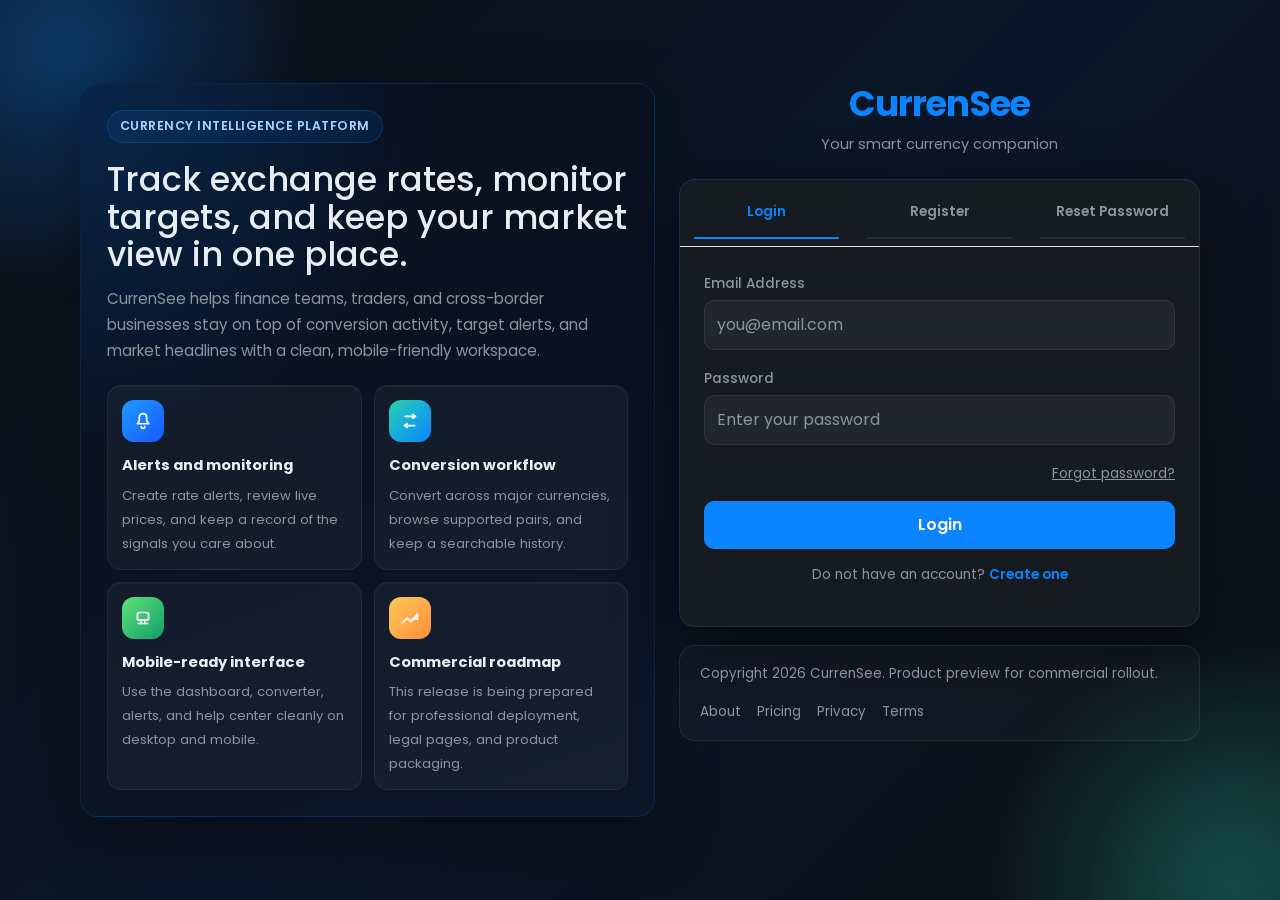
<file: money-lens.html>
<!DOCTYPE html>
<html lang="en">
<head>
    <meta charset="UTF-8">
    <meta name="viewport" content="width=device-width, initial-scale=1.0">
    <title>CurrenSee - Money Lens</title>
    <link href="https://cdn.jsdelivr.net/npm/bootstrap@5.3.0/dist/css/bootstrap.min.css" rel="stylesheet">
    <link href="https://fonts.googleapis.com/css2?family=Poppins:wght@300;400;600;700&display=swap" rel="stylesheet">
    <link rel="stylesheet" href="style.css?v=20260719-lens-plus">
</head>
<body class="app-body money-lens-body">
    <nav class="app-navbar">
        <div class="nav-brand">CurrenSee</div>
        <button class="nav-toggle" type="button" aria-label="Toggle navigation" aria-expanded="false">
            <span class="nav-toggle-line"></span><span class="nav-toggle-line"></span><span class="nav-toggle-line"></span>
        </button>
        <div class="nav-menu">
            <div class="nav-links">
                <a href="dashboard.html" class="nav-item">Dashboard</a>
                <a href="converter.html" class="nav-item">Converter</a>
                <a href="money-lens.html" class="nav-item active">Money Lens</a>
                <a href="history.html" class="nav-item">History</a>
                <a href="alerts.html" class="nav-item">Alerts</a>
                <a href="news.html" class="nav-item">News</a>
                <a href="help.html" class="nav-item">Help</a>
            </div>
            <div class="nav-user">
                <span class="plan-badge free-badge" data-plan-name>Free</span>
                <span id="navUsername">User</span>
                <button class="btn-logout" onclick="logout()">Logout</button>
            </div>
        </div>
    </nav>

    <main class="app-main money-lens-main">
        <section class="lens-hero" aria-labelledby="lensTitle">
            <div class="lens-hero-copy">
                <span class="lens-kicker"><span class="lens-kicker-dot"></span> Live global spending power</span>
                <h1 id="lensTitle">See what your money <em>becomes</em> around the world.</h1>
                <p>Money Lens translates a live currency conversion into real-world moments: a meal in Lagos, a hotel night in Dubai, a Tokyo train ride, and more.</p>
                <div class="lens-control-panel">
                    <label class="lens-field"><span>Your amount</span><input id="lensAmount" type="number" min="1" value="1000" inputmode="decimal" aria-label="Amount to explore"></label>
                    <label class="lens-field"><span>Starting currency</span><select id="lensCurrency" aria-label="Starting currency"></select></label>
                    <button id="lensLaunch" type="button" class="lens-launch"><span>Show my money's power</span><i aria-hidden="true">✦</i></button>
                </div>
                <p id="lensStatus" class="lens-status" role="status">Choose an amount, then send it around the world.</p>
            </div>
            <div class="lens-orbit" aria-label="Animated global money journey">
                <div class="lens-orbit-grid"></div>
                <div class="lens-orbit-ring ring-one"></div><div class="lens-orbit-ring ring-two"></div><div class="lens-orbit-ring ring-three"></div>
                <div class="lens-core"><span id="lensCoreAmount">1,000</span><small id="lensCoreCurrency">USD</small></div>
                <span class="lens-route route-one"></span><span class="lens-route route-two"></span><span class="lens-route route-three"></span>
                <button class="lens-node node-lagos" type="button" data-city="Lagos"><span>✦</span>Lagos</button>
                <button class="lens-node node-dubai" type="button" data-city="Dubai"><span>✦</span>Dubai</button>
                <button class="lens-node node-london" type="button" data-city="London"><span>✦</span>London</button>
                <button class="lens-node node-tokyo" type="button" data-city="Tokyo"><span>✦</span>Tokyo</button>
                <button class="lens-node node-new-york" type="button" data-city="New York"><span>✦</span>New York</button>
                <div class="lens-orbit-caption">Tap a glowing destination to focus it</div>
            </div>
        </section>

        <section class="lens-reveal" aria-live="polite">
            <div class="lens-reveal-head">
                <div><span class="section-kicker">Your money, reimagined</span><h2 id="lensRevealTitle">A world of possibilities is waiting.</h2></div>
                <div class="lens-live-rate"><span></span><strong id="lensRateText">Live conversion ready</strong></div>
            </div>
            <div id="lensDestinations" class="lens-destination-grid"></div>
        </section>

        <section class="lens-spotlight" aria-labelledby="spotlightTitle">
            <div class="lens-spotlight-glow"></div>
            <div class="lens-spotlight-copy"><span class="section-kicker">The eye-opening comparison</span><h2 id="spotlightTitle">Your strongest spending-power destination</h2><p id="lensSpotlightText">Run Money Lens to discover where your money goes furthest today.</p></div>
            <div id="lensSpotlightMetric" class="lens-spotlight-metric"><span>Ready</span><strong>✦</strong></div>
        </section>

        <section class="lens-disclaimer">Cost snapshots are indicative local averages for comparison, not travel pricing or financial advice. Currency conversions use CurrenSee's live rate source.</section>
    </main>

    <footer class="site-footer"><div class="site-footer-card"><p class="site-footer-copy">CurrenSee Money Lens turns exchange rates into human, global context.</p><div class="site-footer-links"><a href="about.html">About</a><a href="pricing.html">Pricing</a><a href="privacy.html">Privacy</a><a href="terms.html">Terms</a></div></div></footer>
    <script src="https://cdn.jsdelivr.net/npm/bootstrap@5.3.0/dist/js/bootstrap.bundle.min.js"></script>
    <script src="backend.js"></script>
    <script src="script.js"></script>
    <script src="money-lens.js"></script>
</body>
</html>
</file>
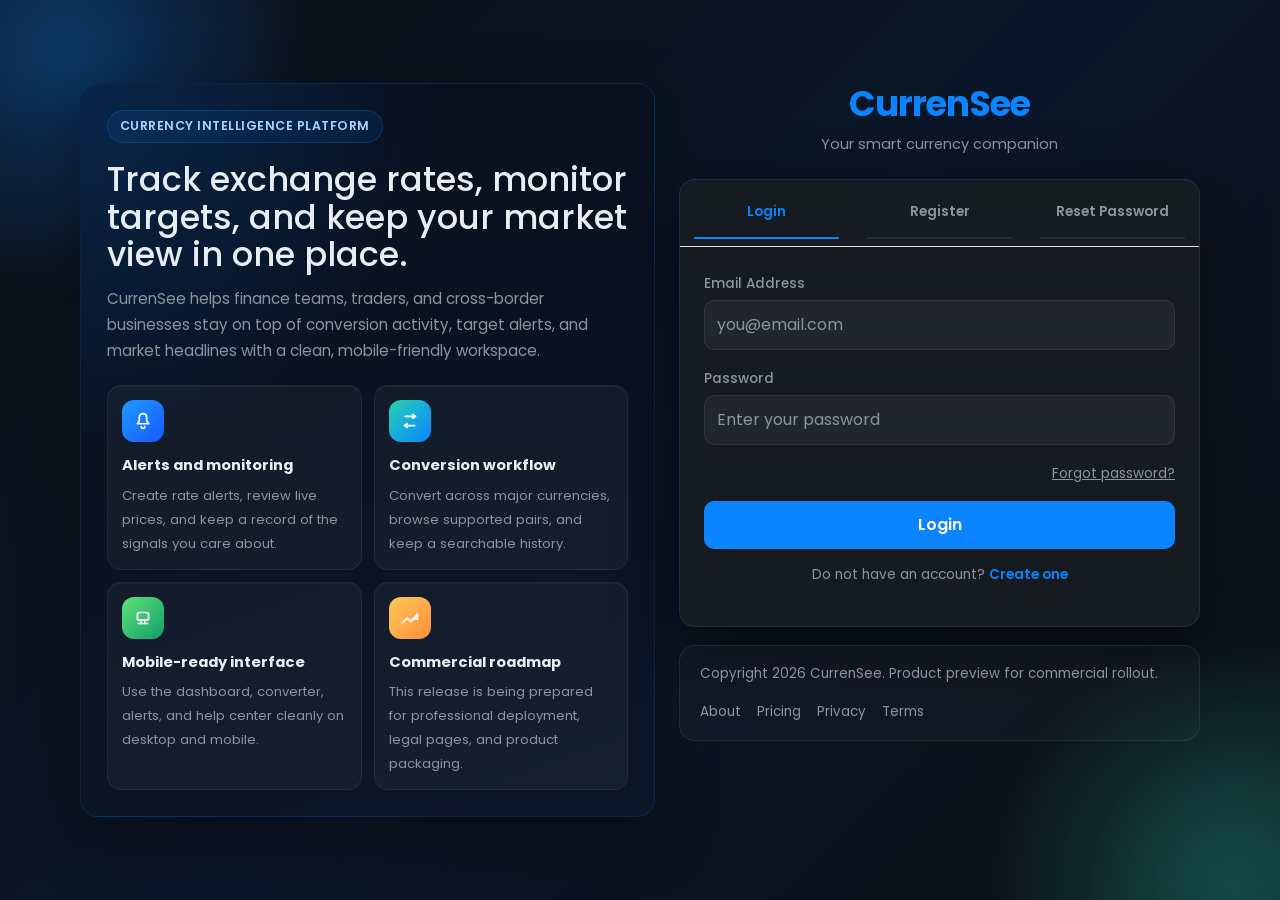
<file: move-me.html>
<!DOCTYPE html>
<html lang="en"><head><meta charset="UTF-8"><meta name="viewport" content="width=device-width, initial-scale=1.0"><title>CurrenSee - Move Me</title><link href="https://cdn.jsdelivr.net/npm/bootstrap@5.3.0/dist/css/bootstrap.min.css" rel="stylesheet"><link href="https://fonts.googleapis.com/css2?family=Poppins:wght@300;400;600;700&display=swap" rel="stylesheet"><link rel="stylesheet" href="style.css?v=20260719-move-me"></head>
<body class="app-body move-body"><nav class="app-navbar"><div class="nav-brand">CurrenSee</div><button class="nav-toggle" type="button" aria-label="Toggle navigation" aria-expanded="false"><span class="nav-toggle-line"></span><span class="nav-toggle-line"></span><span class="nav-toggle-line"></span></button><div class="nav-menu"><div class="nav-links"><a href="dashboard.html" class="nav-item">Dashboard</a><a href="converter.html" class="nav-item">Converter</a><a href="money-lens.html" class="nav-item">Money Lens</a><a href="move-me.html" class="nav-item active">Move Me</a><a href="history.html" class="nav-item">History</a><a href="alerts.html" class="nav-item">Alerts</a><a href="news.html" class="nav-item">News</a><a href="help.html" class="nav-item">Help</a></div><div class="nav-user"><span class="plan-badge free-badge" data-plan-name>Free</span><span id="navUsername">User</span><button class="btn-logout" onclick="logout()">Logout</button></div></div></nav>
<main class="app-main move-main"><section class="move-hero"><div><span class="lens-kicker"><span class="lens-kicker-dot"></span> Global life runway</span><h1>Could your money <em>move you?</em></h1><p>Turn one amount into a cinematic 30-day lifestyle race across the world’s most exciting cities.</p><div class="move-controls"><label class="lens-field"><span>Your budget</span><input id="moveAmount" type="number" value="1000" min="1"></label><label class="lens-field"><span>Currency</span><select id="moveCurrency"></select></label><label class="lens-field"><span>Life style</span><select id="moveLifestyle"><option value="lean">Lean explorer</option><option value="balanced" selected>Balanced life</option><option value="luxury">Luxury mode</option></select></label><button id="moveLaunch" class="lens-launch" type="button">Start my runway <i>✦</i></button></div><p id="moveStatus" class="lens-status" role="status">Choose your budget. The world is ready.</p></div><div class="move-planet" aria-hidden="true"><div class="move-globe"></div><span class="move-plane">✈</span><span class="move-city-tag tag-one">Lagos</span><span class="move-city-tag tag-two">Tokyo</span><span class="move-city-tag tag-three">London</span><div class="move-planet-copy">30<br><small>days</small></div></div></section>
<section class="move-results"><div class="move-results-head"><div><span class="section-kicker">Your global lifestyle race</span><h2 id="moveResultTitle">How far could your budget take you?</h2></div><span id="moveResultMeta" class="move-result-meta">Live currency conversion</span></div><div id="moveRace" class="move-race" aria-live="polite"></div></section><section class="move-winner"><div><span class="section-kicker">Your strongest relocation match</span><h2 id="moveWinnerTitle">Run the runway to find your city.</h2><p id="moveWinnerText">We compare housing, food, transport and everyday moments using indicative local averages.</p></div><div id="moveWinnerBadge" class="move-winner-badge"><span>Best runway</span><strong>✦</strong></div></section><p class="lens-disclaimer">Lifestyle costs are indicative monthly local averages for comparison—not a travel quote, relocation advice, or a financial recommendation.</p></main>
<footer class="site-footer"><div class="site-footer-card"><p class="site-footer-copy">CurrenSee Move Me makes global affordability feel real.</p><div class="site-footer-links"><a href="about.html">About</a><a href="pricing.html">Pricing</a><a href="privacy.html">Privacy</a><a href="terms.html">Terms</a></div></div></footer><script src="https://cdn.jsdelivr.net/npm/bootstrap@5.3.0/dist/js/bootstrap.bundle.min.js"></script><script src="backend.js"></script><script src="script.js"></script><script src="move-me.js"></script></body></html>
</file>
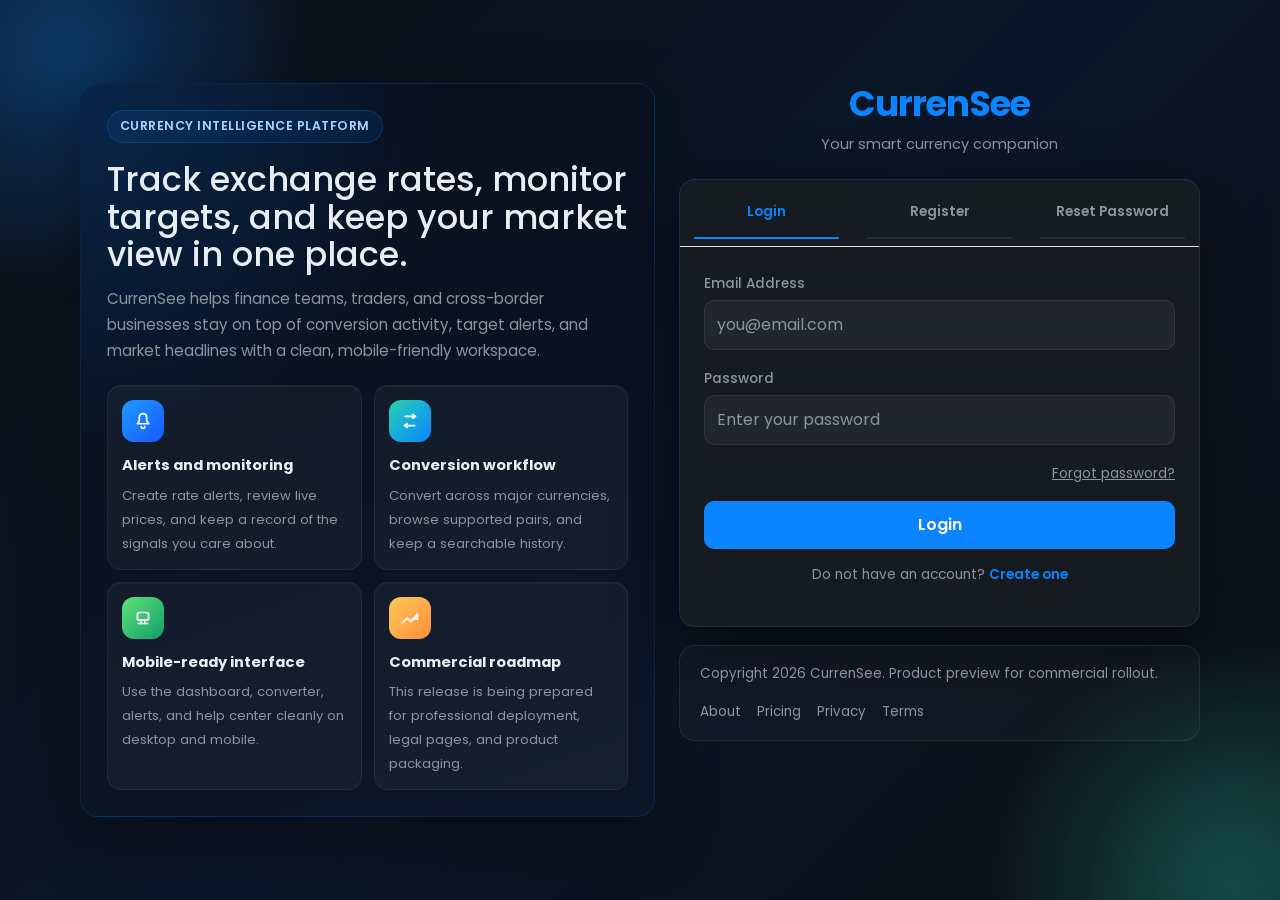
<file: news.html>
<!DOCTYPE html>
<html lang="en">
<head>
    <meta charset="UTF-8">
    <meta name="viewport" content="width=device-width, initial-scale=1.0">
    <title>CurrenSee - News</title>
    <link href="https://cdn.jsdelivr.net/npm/bootstrap@5.3.0/dist/css/bootstrap.min.css" rel="stylesheet">
    <link href="https://fonts.googleapis.com/css2?family=Poppins:wght@300;400;600;700&display=swap" rel="stylesheet">
    <link rel="stylesheet" href="style.css?v=20260719-money-lens">
</head>
<body class="app-body">

    <nav class="app-navbar">
        <div class="nav-brand">CurrenSee</div>
        <button class="nav-toggle" type="button" aria-label="Toggle navigation" aria-expanded="false">
            <span class="nav-toggle-line"></span>
            <span class="nav-toggle-line"></span>
            <span class="nav-toggle-line"></span>
        </button>
        <div class="nav-menu">
            <div class="nav-links">
                <a href="dashboard.html" class="nav-item">Dashboard</a>
                <a href="converter.html" class="nav-item">Converter</a>
                <a href="money-lens.html" class="nav-item">Money Lens</a>
                <a href="move-me.html" class="nav-item">Move Me</a>
                <a href="history.html" class="nav-item">History</a>
                <a href="alerts.html" class="nav-item">Alerts</a>
                <a href="news.html" class="nav-item active">News</a>
                <a href="help.html" class="nav-item">Help</a>
            </div>
            <div class="nav-user">
                <span class="plan-badge free-badge" data-plan-name>Free</span>
                <span id="navUsername">User</span>
                <button class="btn-logout" onclick="logout()">Logout</button>
            </div>
        </div>
    </nav>

    <main class="app-main">
        <h2 class="page-title">Currency News and Market Trends</h2>
        <p class="page-sub">Stay informed with live market headlines, top currency pairs, and practical context for major moves.</p>

        <div class="dash-card mb-4">
            <h4 class="dash-card-title">Live Market Overview <span class="live-badge">Live</span></h4>
            <div id="marketOverview" class="rates-grid">
                <p class="text-muted">Loading market data...</p>
            </div>
        </div>

        <div class="row g-3 mb-4">
            <div class="col-md-4">
                <div class="trend-card trend-up">
                    <div class="trend-header">
                        <span class="trend-pair">USD/NGN</span>
                        <span class="trend-arrow">Up</span>
                    </div>
                    <p class="trend-value" id="trendUSDNGN">Loading...</p>
                    <p class="trend-label">US Dollar to Nigerian Naira</p>
                    <p class="trend-change up" id="changeUSDNGN">+0.00%</p>
                </div>
            </div>
            <div class="col-md-4">
                <div class="trend-card trend-neutral">
                    <div class="trend-header">
                        <span class="trend-pair">EUR/USD</span>
                        <span class="trend-arrow">Flat</span>
                    </div>
                    <p class="trend-value" id="trendEURUSD">Loading...</p>
                    <p class="trend-label">Euro to US Dollar</p>
                    <p class="trend-change neutral" id="changeEURUSD">0.00%</p>
                </div>
            </div>
            <div class="col-md-4">
                <div class="trend-card trend-down">
                    <div class="trend-header">
                        <span class="trend-pair">GBP/USD</span>
                        <span class="trend-arrow">Down</span>
                    </div>
                    <p class="trend-value" id="trendGBPUSD">Loading...</p>
                    <p class="trend-label">British Pound to US Dollar</p>
                    <p class="trend-change down" id="changeGBPUSD">-0.00%</p>
                </div>
            </div>
        </div>

        <div class="dash-card mb-4">
            <div class="d-flex justify-content-between align-items-center mb-3 flex-wrap gap-3">
                <h4 class="dash-card-title mb-0">Latest Currency News</h4>
                <select id="newsFilter" class="form-select dash-input" style="max-width:180px">
                    <option value="all">All Topics</option>
                    <option value="usd">USD News</option>
                    <option value="eur">EUR News</option>
                    <option value="crypto">Crypto</option>
                    <option value="africa">Africa Markets</option>
                </select>
            </div>
            <div id="newsGrid" class="news-grid"></div>
        </div>

        <div class="dash-card">
            <h4 class="dash-card-title">Market Analysis Snapshot</h4>
            <div class="analysis-grid">
                <div class="analysis-card">
                    <h5>USD Outlook</h5>
                    <p>The US Dollar still responds strongly to inflation data, employment numbers, and Federal Reserve guidance. Short-term strength remains data-dependent.</p>
                    <span class="analysis-tag bullish">Bullish</span>
                </div>
                <div class="analysis-card">
                    <h5>EUR Outlook</h5>
                    <p>The Euro is balancing central bank policy expectations with uneven growth across the Eurozone. Near-term direction remains mixed.</p>
                    <span class="analysis-tag neutral">Neutral</span>
                </div>
                <div class="analysis-card">
                    <h5>NGN Outlook</h5>
                    <p>The Naira remains sensitive to FX policy reform, energy markets, and dollar liquidity. Volatility should still be expected.</p>
                    <span class="analysis-tag bearish">Volatile</span>
                </div>
                <div class="analysis-card">
                    <h5>GBP Outlook</h5>
                    <p>The British Pound continues to react to inflation pressure, growth forecasts, and Bank of England rate positioning.</p>
                    <span class="analysis-tag bullish">Watchlist</span>
                </div>
            </div>
        </div>
    </main>

    <footer class="site-footer">
        <div class="site-footer-card">
            <p class="site-footer-copy">CurrenSee market workspace. Built for monitoring, conversion workflow, and professional FX visibility.</p>
            <div class="site-footer-links">
                <a href="about.html">About</a>
                <a href="pricing.html">Pricing</a>
                <a href="privacy.html">Privacy</a>
                <a href="terms.html">Terms</a>
            </div>
        </div>
    </footer>

    <script src="https://cdn.jsdelivr.net/npm/bootstrap@5.3.0/dist/js/bootstrap.bundle.min.js"></script>
    <script src="backend.js"></script>
    <script src="script.js"></script>
    <script src="news.js"></script>
</body>
</html>
</file>
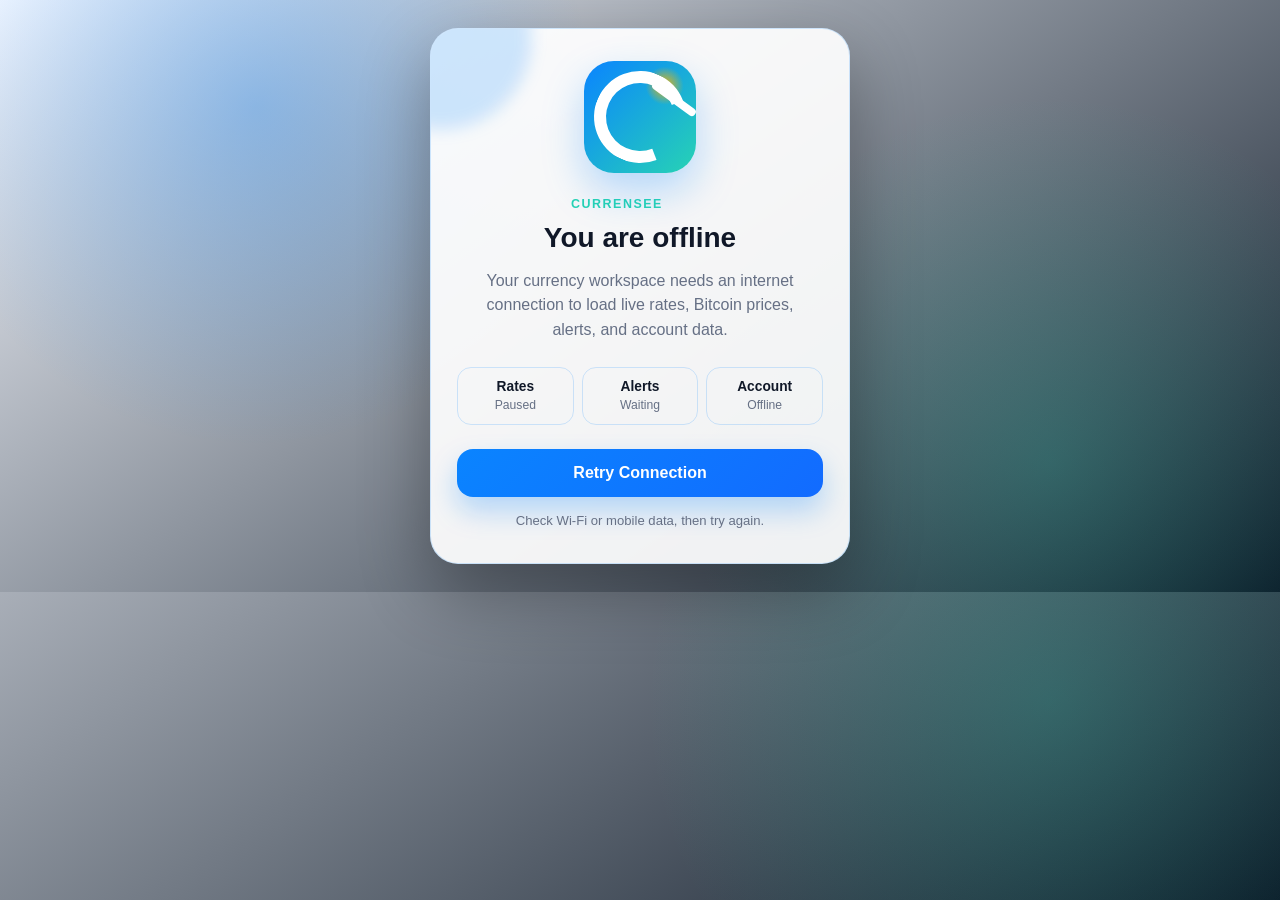
<file: offline.html>
<!DOCTYPE html>
<html lang="en">
<head>
  <meta charset="UTF-8">
  <meta name="viewport" content="width=device-width, initial-scale=1, user-scalable=no">
  <title>CurrenSee Offline</title>
  <style>
    :root {
      --bg: #090d13;
      --panel: rgba(18, 26, 38, 0.88);
      --panel-border: rgba(98, 218, 255, 0.22);
      --text: #f5f8ff;
      --muted: #9fb3c8;
      --primary: #0a84ff;
      --cyan: #27d3b4;
      --gold: #f7b500;
      --danger: #ff6b6b;
    }

    [data-theme="light"] {
      --bg: #f5f8ff;
      --panel: rgba(255, 255, 255, 0.92);
      --panel-border: rgba(10, 132, 255, 0.18);
      --text: #101828;
      --muted: #667085;
    }

    * {
      box-sizing: border-box;
    }

    html,
    body {
      min-height: 100%;
      margin: 0;
      background:
        radial-gradient(circle at 20% 18%, rgba(10, 132, 255, 0.32), transparent 30%),
        radial-gradient(circle at 82% 78%, rgba(39, 211, 180, 0.24), transparent 32%),
        linear-gradient(145deg, var(--bg), #0c1826);
      color: var(--text);
      font-family: Arial, Helvetica, sans-serif;
    }

    body {
      display: flex;
      align-items: center;
      justify-content: center;
      padding: 28px;
    }

    .offline-card {
      width: min(420px, 100%);
      border: 1px solid var(--panel-border);
      border-radius: 28px;
      background: var(--panel);
      box-shadow: 0 26px 70px rgba(0, 0, 0, 0.32);
      padding: 32px 26px;
      text-align: center;
      overflow: hidden;
      position: relative;
    }

    .offline-card::before {
      content: "";
      position: absolute;
      inset: -80px auto auto -80px;
      width: 180px;
      height: 180px;
      border-radius: 50%;
      background: rgba(10, 132, 255, 0.18);
      filter: blur(8px);
    }

    .brand-mark {
      width: 112px;
      height: 112px;
      margin: 0 auto 22px;
      border-radius: 30px;
      background:
        radial-gradient(circle at 72% 22%, rgba(247, 181, 0, 0.95), transparent 16%),
        linear-gradient(135deg, var(--primary), var(--cyan));
      display: grid;
      place-items: center;
      box-shadow: 0 18px 42px rgba(10, 132, 255, 0.28);
      position: relative;
    }

    .brand-mark::before {
      content: "C";
      width: 68px;
      height: 68px;
      border-radius: 50%;
      border: 12px solid #fff;
      border-right-color: transparent;
      color: transparent;
      transform: rotate(24deg);
    }

    .brand-mark::after {
      content: "";
      position: absolute;
      width: 52px;
      height: 8px;
      border-radius: 999px;
      background: #fff;
      transform: translate(34px, -18px) rotate(36deg);
    }

    .eyebrow {
      margin: 0 0 8px;
      color: var(--cyan);
      font-size: 0.78rem;
      font-weight: 700;
      letter-spacing: 0.12em;
      text-transform: uppercase;
    }

    h1 {
      margin: 0;
      font-size: 1.75rem;
      line-height: 1.15;
    }

    p {
      margin: 14px auto 0;
      max-width: 320px;
      color: var(--muted);
      font-size: 1rem;
      line-height: 1.55;
    }

    .status-row {
      display: grid;
      grid-template-columns: repeat(3, 1fr);
      gap: 8px;
      margin: 24px 0;
    }

    .status-pill {
      border: 1px solid var(--panel-border);
      border-radius: 14px;
      padding: 10px 8px;
      color: var(--muted);
      font-size: 0.76rem;
      line-height: 1.3;
    }

    .status-pill strong {
      display: block;
      color: var(--text);
      font-size: 0.86rem;
      margin-bottom: 2px;
    }

    button {
      width: 100%;
      border: 0;
      border-radius: 16px;
      background: linear-gradient(135deg, var(--primary), #126bff);
      color: #fff;
      cursor: pointer;
      font-size: 1rem;
      font-weight: 700;
      padding: 15px 20px;
      box-shadow: 0 14px 28px rgba(10, 132, 255, 0.28);
    }

    button:active {
      transform: translateY(1px);
    }

    .hint {
      margin-top: 14px;
      font-size: 0.82rem;
    }

    @media (max-width: 420px) {
      body {
        padding: 18px;
      }

      .offline-card {
        padding: 28px 20px;
        border-radius: 24px;
      }

      h1 {
        font-size: 1.55rem;
      }
    }
  </style>
</head>
<body>
  <main class="offline-card">
    <div class="brand-mark" aria-hidden="true"></div>
    <p class="eyebrow">CurrenSee</p>
    <h1>You are offline</h1>
    <p>Your currency workspace needs an internet connection to load live rates, Bitcoin prices, alerts, and account data.</p>

    <div class="status-row" aria-label="Offline checklist">
      <div class="status-pill"><strong>Rates</strong>Paused</div>
      <div class="status-pill"><strong>Alerts</strong>Waiting</div>
      <div class="status-pill"><strong>Account</strong>Offline</div>
    </div>

    <button id="retryButton" type="button">Retry Connection</button>
    <p class="hint">Check Wi-Fi or mobile data, then try again.</p>
  </main>

  <script>
    function retryConnection() {
      if (window.gonative && gonative.webview && gonative.webview.reload) {
        gonative.webview.reload();
        return;
      }

      window.location.reload();
    }

    function updateTheme() {
      var isDark = window.matchMedia && window.matchMedia("(prefers-color-scheme: dark)").matches;
      document.documentElement.setAttribute("data-theme", isDark ? "dark" : "light");
    }

    document.getElementById("retryButton").addEventListener("click", retryConnection);
    updateTheme();

    if (window.matchMedia) {
      window.matchMedia("(prefers-color-scheme: dark)").addEventListener("change", updateTheme);
    }
  </script>
</body>
</html>
</file>
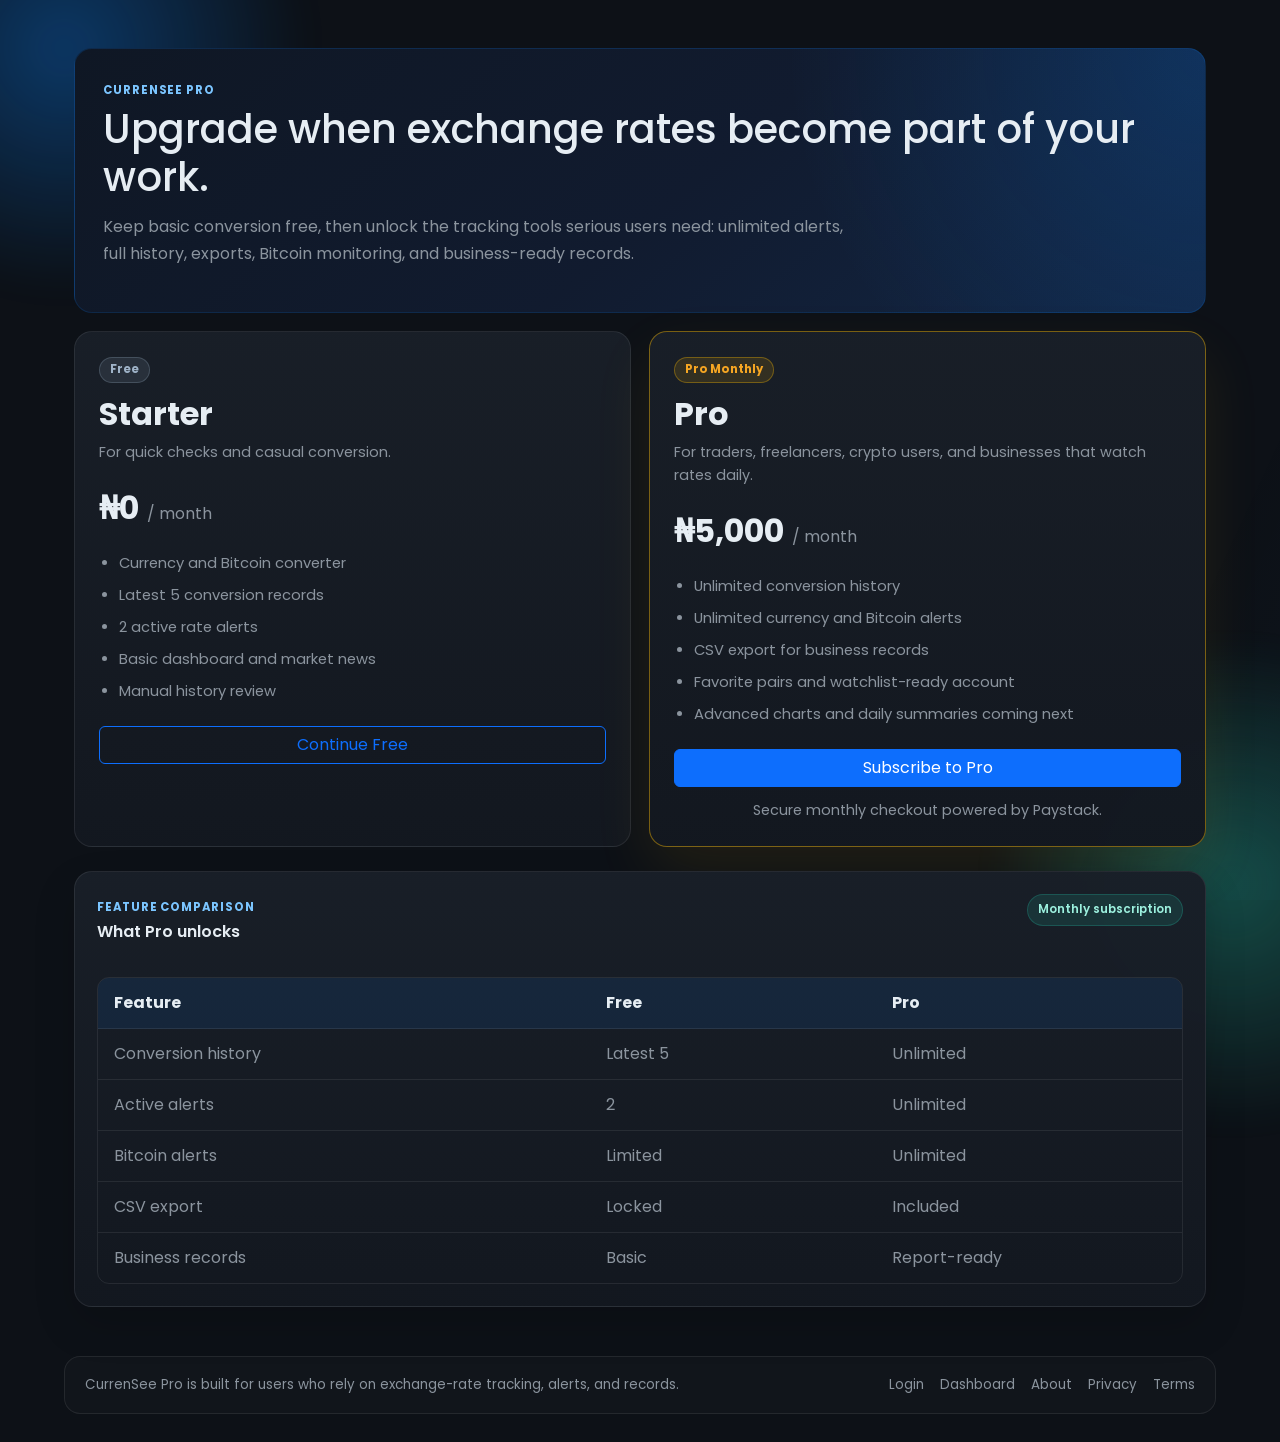
<file: pricing.html>
<!DOCTYPE html>
<html lang="en">
<head>
    <meta charset="UTF-8">
    <meta name="viewport" content="width=device-width, initial-scale=1.0">
    <title>CurrenSee - Pricing</title>
    <link href="https://cdn.jsdelivr.net/npm/bootstrap@5.3.0/dist/css/bootstrap.min.css" rel="stylesheet">
    <link href="https://fonts.googleapis.com/css2?family=Poppins:wght@300;400;600;700&display=swap" rel="stylesheet">
    <link rel="stylesheet" href="style.css?v=20260719-money-lens">
</head>
<body class="app-body">
    <main class="app-main marketing-section pricing-page">
        <section class="marketing-hero pricing-hero">
            <span class="section-kicker">CurrenSee Pro</span>
            <h1>Upgrade when exchange rates become part of your work.</h1>
            <p>Keep basic conversion free, then unlock the tracking tools serious users need: unlimited alerts, full history, exports, Bitcoin monitoring, and business-ready records.</p>
        </section>

        <section class="pricing-grid">
            <article class="pricing-card">
                <div class="pricing-card-head">
                    <span class="plan-badge free-badge">Free</span>
                    <h2>Starter</h2>
                    <p>For quick checks and casual conversion.</p>
                </div>
                <div class="pricing-price">
                    <strong>₦0</strong>
                    <span>/ month</span>
                </div>
                <ul class="pricing-list">
                    <li>Currency and Bitcoin converter</li>
                    <li>Latest 5 conversion records</li>
                    <li>2 active rate alerts</li>
                    <li>Basic dashboard and market news</li>
                    <li>Manual history review</li>
                </ul>
                <a href="dashboard.html" class="btn btn-outline-primary w-100">Continue Free</a>
            </article>

            <article class="pricing-card pricing-card-featured">
                <div class="pricing-card-head">
                    <span class="plan-badge pro-badge">Pro Monthly</span>
                    <h2>Pro</h2>
                    <p>For traders, freelancers, crypto users, and businesses that watch rates daily.</p>
                </div>
                <div class="pricing-price">
                    <strong>₦5,000</strong>
                    <span>/ month</span>
                </div>
                <ul class="pricing-list">
                    <li>Unlimited conversion history</li>
                    <li>Unlimited currency and Bitcoin alerts</li>
                    <li>CSV export for business records</li>
                    <li>Favorite pairs and watchlist-ready account</li>
                    <li>Advanced charts and daily summaries coming next</li>
                </ul>
                <button id="subscribeProBtn" class="btn btn-primary w-100" type="button" onclick="startProSubscription()">Subscribe to Pro</button>
                <p id="pricingStatus" class="pricing-note">Secure monthly checkout powered by Paystack.</p>
            </article>
        </section>

        <section class="dash-card mt-4">
            <div class="section-heading">
                <div>
                    <span class="section-kicker">Feature comparison</span>
                    <h4 class="dash-card-title">What Pro unlocks</h4>
                </div>
                <span class="section-pill">Monthly subscription</span>
            </div>
            <div class="pricing-compare">
                <div><strong>Feature</strong><strong>Free</strong><strong>Pro</strong></div>
                <div><span>Conversion history</span><span>Latest 5</span><span>Unlimited</span></div>
                <div><span>Active alerts</span><span>2</span><span>Unlimited</span></div>
                <div><span>Bitcoin alerts</span><span>Limited</span><span>Unlimited</span></div>
                <div><span>CSV export</span><span>Locked</span><span>Included</span></div>
                <div><span>Business records</span><span>Basic</span><span>Report-ready</span></div>
            </div>
        </section>
    </main>

    <footer class="site-footer">
        <div class="site-footer-card">
            <p class="site-footer-copy">CurrenSee Pro is built for users who rely on exchange-rate tracking, alerts, and records.</p>
            <div class="site-footer-links">
                <a href="index.html">Login</a>
                <a href="dashboard.html">Dashboard</a>
                <a href="about.html">About</a>
                <a href="privacy.html">Privacy</a>
                <a href="terms.html">Terms</a>
            </div>
        </div>
    </footer>

    <script src="backend.js"></script>
    <script>
        function setPricingStatus(message, isError = false) {
            const status = document.getElementById("pricingStatus");
            if (!status) return;

            status.innerText = message;
            status.style.color = isError ? "var(--danger)" : "var(--text-muted)";
        }

        async function startProSubscription() {
            const button = document.getElementById("subscribeProBtn");
            button.disabled = true;
            button.innerText = "Opening checkout...";
            setPricingStatus("Preparing your Paystack checkout...");

            try {
                const session = JSON.parse(sessionStorage.getItem("currensee_session") || "null");
                if (!session) {
                    window.location.href = "index.html";
                    return;
                }

                const data = await CurrenSeeBackend.initializeProPayment();
                if (!data.authorizationUrl) {
                    throw new Error("Paystack did not return a checkout link.");
                }

                window.location.href = data.authorizationUrl;
            } catch (error) {
                setPricingStatus(error.message || "Could not start payment. Please try again.", true);
                button.disabled = false;
                button.innerText = "Subscribe to Pro";
            }
        }

        async function verifyReturnedPayment() {
            const params = new URLSearchParams(window.location.search);
            const reference = params.get("reference") || params.get("trxref");
            const shouldVerify = params.get("payment") === "verify" || Boolean(reference);

            if (!shouldVerify || !reference) return;

            const button = document.getElementById("subscribeProBtn");
            button.disabled = true;
            button.innerText = "Verifying payment...";
            setPricingStatus("Verifying your Paystack payment...");

            try {
                await CurrenSeeBackend.verifyProPayment(reference);
                setPricingStatus("Payment verified. Your Pro plan is active.");
                button.innerText = "Pro Active";
                setTimeout(() => {
                    window.location.href = "dashboard.html";
                }, 1200);
            } catch (error) {
                setPricingStatus(error.message || "Could not verify payment. Contact support if you were charged.", true);
                button.disabled = false;
                button.innerText = "Subscribe to Pro";
            }
        }

        function reflectCurrentPlan() {
            const session = JSON.parse(sessionStorage.getItem("currensee_session") || "null");
            if (!session?.subscriptionActive || session?.plan !== "pro") return;

            const expiresAt = session.subscriptionExpiresAt
                ? new Date(session.subscriptionExpiresAt).toLocaleDateString()
                : "your renewal date";
            const button = document.getElementById("subscribeProBtn");
            button.disabled = true;
            button.innerText = "Pro Active";
            setPricingStatus(`Your Pro plan is active until ${expiresAt}.`);
        }

        reflectCurrentPlan();
        verifyReturnedPayment();
    </script>
</body>
</html>
</file>
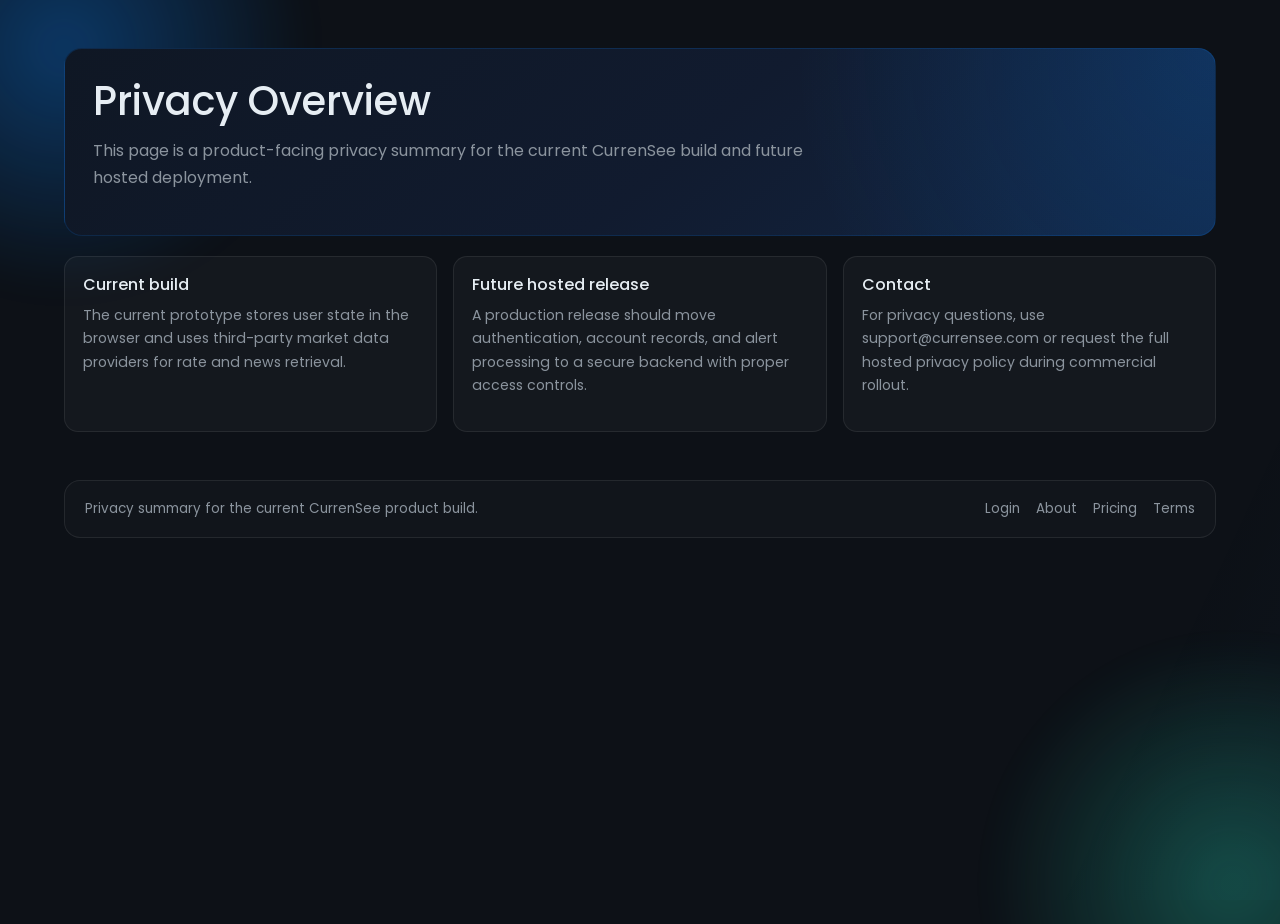
<file: privacy.html>
<!DOCTYPE html>
<html lang="en">
<head>
    <meta charset="UTF-8">
    <meta name="viewport" content="width=device-width, initial-scale=1.0">
    <title>CurrenSee - Privacy</title>
    <link href="https://cdn.jsdelivr.net/npm/bootstrap@5.3.0/dist/css/bootstrap.min.css" rel="stylesheet">
    <link href="https://fonts.googleapis.com/css2?family=Poppins:wght@300;400;600;700&display=swap" rel="stylesheet">
    <link rel="stylesheet" href="style.css?v=20260719-money-lens">
</head>
<body class="app-body">
    <main class="app-main marketing-section">
        <section class="marketing-hero">
            <h1>Privacy Overview</h1>
            <p>This page is a product-facing privacy summary for the current CurrenSee build and future hosted deployment.</p>
        </section>

        <section class="marketing-grid">
            <article class="marketing-card">
                <h3>Current build</h3>
                <p>The current prototype stores user state in the browser and uses third-party market data providers for rate and news retrieval.</p>
            </article>
            <article class="marketing-card">
                <h3>Future hosted release</h3>
                <p>A production release should move authentication, account records, and alert processing to a secure backend with proper access controls.</p>
            </article>
            <article class="marketing-card">
                <h3>Contact</h3>
                <p>For privacy questions, use support@currensee.com or request the full hosted privacy policy during commercial rollout.</p>
            </article>
        </section>
    </main>

    <footer class="site-footer">
        <div class="site-footer-card">
            <p class="site-footer-copy">Privacy summary for the current CurrenSee product build.</p>
            <div class="site-footer-links">
                <a href="index.html">Login</a>
                <a href="about.html">About</a>
                <a href="pricing.html">Pricing</a>
                <a href="terms.html">Terms</a>
            </div>
        </div>
    </footer>
</body>
</html>
</file>
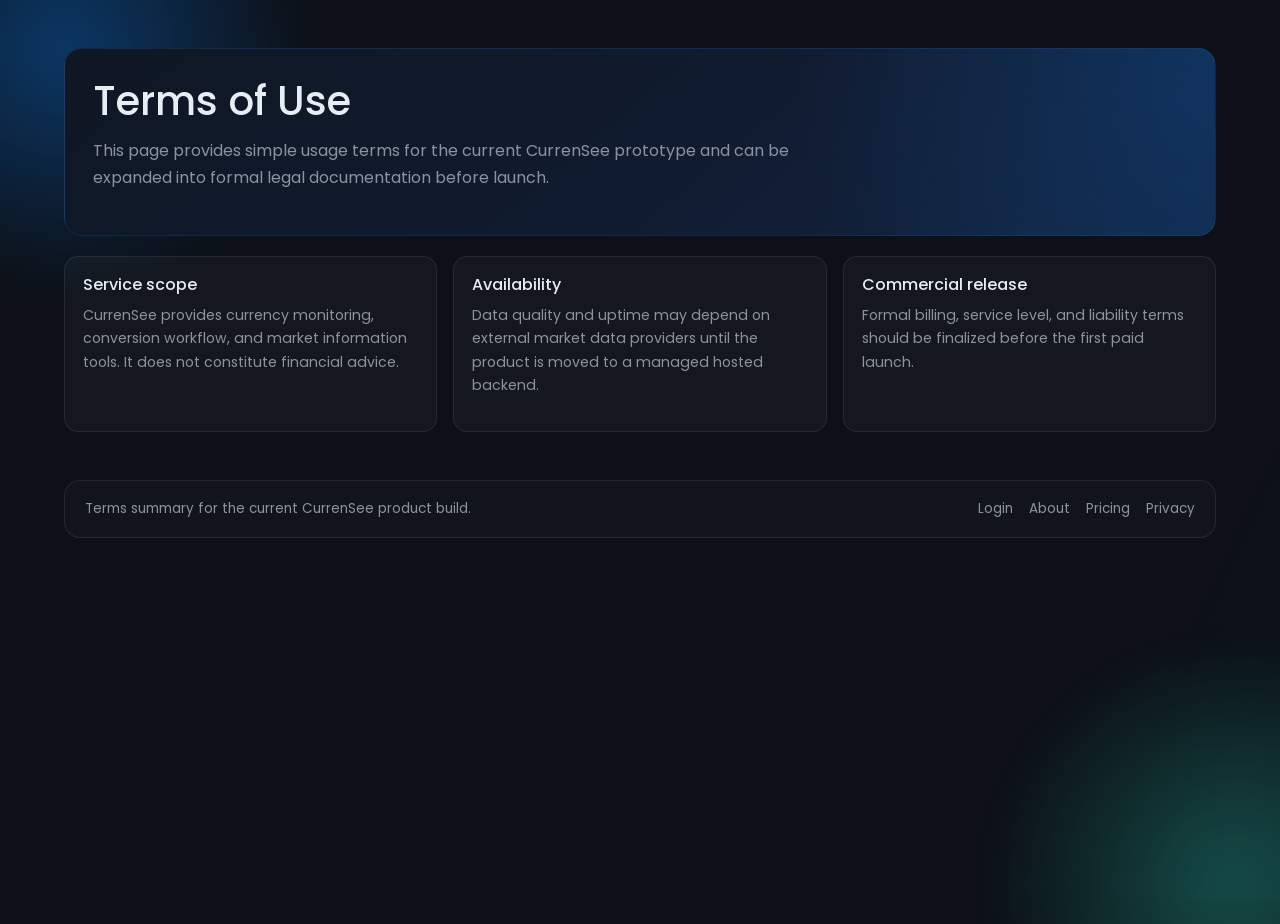
<file: terms.html>
<!DOCTYPE html>
<html lang="en">
<head>
    <meta charset="UTF-8">
    <meta name="viewport" content="width=device-width, initial-scale=1.0">
    <title>CurrenSee - Terms</title>
    <link href="https://cdn.jsdelivr.net/npm/bootstrap@5.3.0/dist/css/bootstrap.min.css" rel="stylesheet">
    <link href="https://fonts.googleapis.com/css2?family=Poppins:wght@300;400;600;700&display=swap" rel="stylesheet">
    <link rel="stylesheet" href="style.css?v=20260719-money-lens">
</head>
<body class="app-body">
    <main class="app-main marketing-section">
        <section class="marketing-hero">
            <h1>Terms of Use</h1>
            <p>This page provides simple usage terms for the current CurrenSee prototype and can be expanded into formal legal documentation before launch.</p>
        </section>

        <section class="marketing-grid">
            <article class="marketing-card">
                <h3>Service scope</h3>
                <p>CurrenSee provides currency monitoring, conversion workflow, and market information tools. It does not constitute financial advice.</p>
            </article>
            <article class="marketing-card">
                <h3>Availability</h3>
                <p>Data quality and uptime may depend on external market data providers until the product is moved to a managed hosted backend.</p>
            </article>
            <article class="marketing-card">
                <h3>Commercial release</h3>
                <p>Formal billing, service level, and liability terms should be finalized before the first paid launch.</p>
            </article>
        </section>
    </main>

    <footer class="site-footer">
        <div class="site-footer-card">
            <p class="site-footer-copy">Terms summary for the current CurrenSee product build.</p>
            <div class="site-footer-links">
                <a href="index.html">Login</a>
                <a href="about.html">About</a>
                <a href="pricing.html">Pricing</a>
                <a href="privacy.html">Privacy</a>
            </div>
        </div>
    </footer>
</body>
</html>
</file>
<file: style.css>
/* ========================
   ROOT VARIABLES
======================== */
:root {
    --primary: #0a84ff;
    --primary-dark: #0060c7;
    --primary-soft: #7bc5ff;
    --gold: #f5a623;
    --teal: #27d3b4;
    --dark: #0d1117;
    --darker: #090d13;
    --card-bg: #161b22;
    --card-elevated: #1b2330;
    --border: rgba(255,255,255,0.08);
    --text: #e6edf3;
    --text-muted: #8b949e;
    --success: #3fb950;
    --danger: #f85149;
}

* { margin: 0; padding: 0; box-sizing: border-box; }
html { scroll-behavior: smooth; }

body {
    font-family: 'Poppins', sans-serif;
    background: var(--dark);
    color: var(--text);
}

/* ========================
   AUTH PAGE
======================== */
.auth-body {
    min-height: 100vh;
    background: linear-gradient(135deg, #0d1117 0%, #0a1628 50%, #0d1117 100%);
    display: flex;
    align-items: center;
    justify-content: center;
    padding: 20px;
}

.auth-container {
    width: 100%;
    max-width: 440px;
}

.auth-layout {
    display: grid;
    grid-template-columns: 1.05fr 0.95fr;
    gap: 24px;
    align-items: stretch;
}

.auth-logo {
    font-size: 2.2rem;
    font-weight: 700;
    color: var(--primary);
    letter-spacing: -1px;
}

.auth-tagline {
    color: var(--text-muted);
    font-size: 0.9rem;
    margin-top: 4px;
}

.auth-card {
    background: var(--card-bg);
    border: 1px solid var(--border);
    border-radius: 16px;
    overflow: hidden;
    box-shadow: 0 20px 60px rgba(0,0,0,0.5);
}

.auth-hero {
    background:
        radial-gradient(circle at top left, rgba(10,132,255,0.2), transparent 40%),
        linear-gradient(160deg, rgba(8,15,28,0.96), rgba(12,23,42,0.92));
    border: 1px solid rgba(10,132,255,0.15);
    border-radius: 18px;
    padding: 26px;
    box-shadow: 0 20px 60px rgba(0,0,0,0.35);
}

.auth-hero-eyebrow {
    display: inline-flex;
    align-items: center;
    gap: 8px;
    padding: 6px 12px;
    border-radius: 999px;
    border: 1px solid rgba(10,132,255,0.22);
    background: rgba(10,132,255,0.1);
    color: #a9d3ff;
    font-size: 0.78rem;
    font-weight: 600;
    letter-spacing: 0.04em;
    text-transform: uppercase;
}

.auth-hero h2 {
    font-size: 2.1rem;
    line-height: 1.12;
    margin: 18px 0 12px;
}

.auth-hero p {
    color: var(--text-muted);
    line-height: 1.7;
    font-size: 0.95rem;
}

.auth-trust-grid {
    display: grid;
    grid-template-columns: 1fr 1fr;
    gap: 12px;
    margin-top: 22px;
}

.auth-trust-card {
    background: rgba(255,255,255,0.04);
    border: 1px solid rgba(255,255,255,0.06);
    border-radius: 14px;
    padding: 14px;
    box-shadow: inset 0 1px 0 rgba(255,255,255,0.03);
}

.auth-trust-card strong {
    display: block;
    margin-bottom: 6px;
    color: var(--text);
    font-size: 0.92rem;
}

.auth-trust-card span {
    color: var(--text-muted);
    font-size: 0.82rem;
    line-height: 1.5;
}

.auth-trust-icon {
    width: 42px;
    height: 42px;
    border-radius: 12px;
    display: inline-flex;
    align-items: center;
    justify-content: center;
    margin-bottom: 12px;
}

.auth-trust-icon svg {
    width: 22px;
    height: 22px;
    stroke: #fff;
    fill: none;
    stroke-width: 1.9;
    stroke-linecap: round;
    stroke-linejoin: round;
}

.auth-trust-icon-blue { background: linear-gradient(135deg, #1e9bff, #1758ff); }
.auth-trust-icon-cyan { background: linear-gradient(135deg, #27d3b4, #0a84ff); }
.auth-trust-icon-green { background: linear-gradient(135deg, #5ee37a, #109f68); }
.auth-trust-icon-gold { background: linear-gradient(135deg, #ffc857, #ff8f3d); }

.auth-tabs .nav-item {
    flex: 1 1 0;
}

.auth-tabs .nav-link {
    background: transparent;
    color: var(--text-muted);
    border: none;
    border-bottom: 2px solid var(--border);
    border-radius: 0;
    padding: 14px;
    font-weight: 600;
    transition: all 0.3s;
}

.auth-tabs .nav-link.active {
    background: transparent;
    color: var(--primary);
    border-bottom: 2px solid var(--primary);
}

.auth-label {
    color: var(--text-muted);
    font-size: 0.85rem;
    font-weight: 500;
    margin-bottom: 6px;
}

.auth-input {
    background: rgba(255,255,255,0.05);
    border: 1px solid var(--border);
    color: var(--text);
    border-radius: 10px;
    padding: 12px;
    transition: border-color 0.3s;
}

.auth-input:focus {
    background: rgba(255,255,255,0.08);
    border-color: var(--primary);
    color: var(--text);
    box-shadow: 0 0 0 3px rgba(10,132,255,0.2);
    outline: none;
}

.auth-input::placeholder { color: var(--text-muted); }

.btn-auth {
    background: var(--primary);
    color: white;
    font-weight: 600;
    border-radius: 10px;
    padding: 12px;
    border: none;
    transition: all 0.3s;
    font-size: 1rem;
}

.btn-auth:hover {
    background: var(--primary-dark);
    color: white;
    transform: translateY(-2px);
    box-shadow: 0 6px 20px rgba(10,132,255,0.4);
}

.auth-switch {
    color: var(--text-muted);
    font-size: 0.85rem;
}

.auth-switch a {
    color: var(--primary);
    text-decoration: none;
    font-weight: 600;
}
/* ========================
   APP LAYOUT
======================== */
.app-body {
    min-height: 100vh;
    background: var(--dark);
}

/* NAVBAR */
.app-navbar {
    background: var(--card-bg);
    border-bottom: 1px solid var(--border);
    padding: 14px 24px;
    display: flex;
    align-items: center;
    justify-content: space-between;
    flex-wrap: wrap;
    gap: 12px;
    position: sticky;
    top: 0;
    z-index: 100;
}

.nav-brand {
    font-size: 1.4rem;
    font-weight: 700;
    color: var(--primary);
    letter-spacing: -0.03em;
}

.nav-toggle {
    display: none;
    width: 44px;
    height: 44px;
    border-radius: 12px;
    border: 1px solid var(--border);
    background: rgba(255,255,255,0.04);
    color: var(--text);
    align-items: center;
    justify-content: center;
    flex-direction: column;
    gap: 4px;
    cursor: pointer;
    transition: background 0.3s, border-color 0.3s;
}

.nav-toggle:hover {
    background: rgba(10,132,255,0.12);
    border-color: rgba(10,132,255,0.35);
}

.nav-toggle-line {
    width: 18px;
    height: 2px;
    border-radius: 999px;
    background: currentColor;
    transition: transform 0.25s ease, opacity 0.25s ease;
}

.nav-menu {
    display: flex;
    align-items: center;
    gap: 16px;
    margin-left: auto;
}

.nav-links {
    display: flex;
    gap: 4px;
}

.nav-item {
    color: var(--text-muted);
    text-decoration: none;
    padding: 8px 14px;
    border-radius: 8px;
    font-size: 0.85rem;
    font-weight: 500;
    transition: all 0.3s;
}

.nav-item:hover, .nav-item.active {
    background: rgba(10,132,255,0.15);
    color: var(--primary);
}

.nav-user {
    display: flex;
    align-items: center;
    gap: 12px;
    color: var(--text-muted);
    font-size: 0.85rem;
}

.plan-badge {
    display: inline-flex;
    align-items: center;
    justify-content: center;
    border-radius: 999px;
    padding: 6px 10px;
    font-size: 0.72rem;
    font-weight: 700;
    line-height: 1;
}

.free-badge {
    color: #9fb3c8;
    background: rgba(159, 179, 200, 0.12);
    border: 1px solid rgba(159, 179, 200, 0.24);
}

.pro-badge {
    color: var(--gold);
    background: rgba(247, 181, 0, 0.12);
    border: 1px solid rgba(247, 181, 0, 0.34);
}

.btn-logout {
    background: rgba(248,81,73,0.15);
    color: var(--danger);
    border: 1px solid rgba(248,81,73,0.3);
    padding: 6px 14px;
    border-radius: 8px;
    font-size: 0.8rem;
    font-weight: 600;
    cursor: pointer;
    transition: all 0.3s;
}

.btn-logout:hover {
    background: var(--danger);
    color: white;
}

/* MAIN */
.app-main {
    padding: 24px;
    max-width: 1200px;
    margin: 0 auto;
}

.site-footer {
    max-width: 1200px;
    margin: 24px auto 0;
    padding: 0 24px 28px;
}

.site-footer-card {
    background: rgba(255,255,255,0.02);
    border: 1px solid var(--border);
    border-radius: 16px;
    padding: 18px 20px;
    display: flex;
    justify-content: space-between;
    align-items: center;
    gap: 18px;
    flex-wrap: wrap;
}

.site-footer-copy {
    color: var(--text-muted);
    font-size: 0.84rem;
    margin: 0;
}

.site-footer-links {
    display: flex;
    align-items: center;
    gap: 16px;
    flex-wrap: wrap;
}

.site-footer-links a {
    color: var(--text-muted);
    text-decoration: none;
    font-size: 0.84rem;
}

.site-footer-links a:hover {
    color: var(--primary);
}

.marketing-section {
    margin-top: 24px;
}

.marketing-hero {
    background:
        radial-gradient(circle at top right, rgba(10,132,255,0.18), transparent 36%),
        linear-gradient(140deg, #0f1724, #111b2f 54%, #122644);
    border: 1px solid rgba(10,132,255,0.16);
    border-radius: 18px;
    padding: 28px;
}

.marketing-hero h1,
.marketing-hero h2 {
    margin-bottom: 12px;
}

.marketing-hero p {
    color: var(--text-muted);
    line-height: 1.7;
    max-width: 760px;
}

.marketing-grid {
    display: grid;
    grid-template-columns: repeat(3, 1fr);
    gap: 16px;
    margin-top: 20px;
}

.marketing-card {
    background: rgba(255,255,255,0.03);
    border: 1px solid var(--border);
    border-radius: 14px;
    padding: 18px;
}

.marketing-card h3,
.marketing-card h4 {
    font-size: 1rem;
    margin-bottom: 10px;
}

.marketing-card p,
.marketing-card li {
    color: var(--text-muted);
    font-size: 0.88rem;
    line-height: 1.65;
}

.marketing-card ul {
    margin: 0;
    padding-left: 18px;
}

.marketing-note {
    margin-top: 16px;
    padding: 14px 16px;
    border-radius: 14px;
    border: 1px solid rgba(10,132,255,0.16);
    background: rgba(10,132,255,0.08);
    color: #c7dff7;
    font-size: 0.87rem;
    line-height: 1.6;
}

.pricing-page {
    max-width: 1180px;
}

.pricing-hero {
    margin-bottom: 18px;
}

.pricing-grid {
    display: grid;
    grid-template-columns: repeat(2, minmax(0, 1fr));
    gap: 18px;
}

.pricing-card {
    background: linear-gradient(180deg, rgba(25,31,40,0.98), rgba(19,24,32,0.98));
    border: 1px solid var(--border);
    border-radius: 18px;
    padding: 24px;
}

.pricing-card-featured {
    border-color: rgba(247, 181, 0, 0.45);
    box-shadow: 0 24px 60px rgba(247, 181, 0, 0.09);
}

.pricing-card-head h2 {
    color: var(--text);
    font-weight: 700;
    margin: 12px 0 8px;
}

.pricing-card-head p,
.pricing-note {
    color: var(--text-muted);
    font-size: 0.9rem;
    line-height: 1.6;
}

.pricing-price {
    display: flex;
    align-items: baseline;
    gap: 8px;
    margin: 20px 0;
}

.pricing-price strong {
    color: var(--text);
    font-size: 2rem;
}

.pricing-price span {
    color: var(--text-muted);
}

.pricing-list {
    display: grid;
    gap: 10px;
    padding-left: 20px;
    margin: 0 0 24px;
    color: var(--text-muted);
    font-size: 0.92rem;
    line-height: 1.5;
}

.pricing-note {
    margin: 12px 0 0;
    text-align: center;
}

.pricing-compare {
    display: grid;
    overflow: hidden;
    border: 1px solid var(--border);
    border-radius: 12px;
}

.pricing-compare > div {
    display: grid;
    grid-template-columns: 1.4fr 0.8fr 0.8fr;
    gap: 12px;
    padding: 13px 16px;
    border-bottom: 1px solid var(--border);
    color: var(--text-muted);
}

.pricing-compare > div:first-child {
    background: rgba(10,132,255,0.1);
    color: var(--text);
}

.pricing-compare > div:last-child {
    border-bottom: none;
}

.pro-notice,
.pro-lock {
    display: flex;
    align-items: center;
    justify-content: space-between;
    gap: 14px;
    background: rgba(247, 181, 0, 0.08);
    border: 1px solid rgba(247, 181, 0, 0.26);
    border-radius: 14px;
    padding: 14px 16px;
}

.pro-notice strong,
.pro-lock strong {
    color: var(--gold);
}

.pro-notice span,
.pro-lock span {
    color: var(--text-muted);
    font-size: 0.88rem;
    line-height: 1.5;
    flex: 1;
}

/* WELCOME BANNER */
.welcome-banner {
    background:
        radial-gradient(circle at top right, rgba(39,211,180,0.18), transparent 28%),
        radial-gradient(circle at left center, rgba(10,132,255,0.18), transparent 32%),
        linear-gradient(135deg, #0b1628, #0d2034 58%, #0c1826);
    border: 1px solid rgba(10,132,255,0.2);
    border-radius: 22px;
    padding: 28px;
    margin-bottom: 24px;
    display: flex;
    justify-content: space-between;
    align-items: center;
    gap: 24px;
    box-shadow: 0 24px 60px rgba(0,0,0,0.28);
}

.welcome-copy {
    max-width: 620px;
}

.welcome-kicker {
    display: inline-flex;
    align-items: center;
    padding: 7px 12px;
    border-radius: 999px;
    background: rgba(10,132,255,0.12);
    border: 1px solid rgba(10,132,255,0.22);
    color: #abd7ff;
    font-size: 0.76rem;
    font-weight: 700;
    letter-spacing: 0.08em;
    text-transform: uppercase;
}

.welcome-title {
    font-size: 2rem;
    font-weight: 700;
    color: var(--text);
    margin: 16px 0 10px;
}

.welcome-sub {
    color: var(--text-muted);
    font-size: 0.95rem;
    margin: 0;
    line-height: 1.7;
}

.welcome-date {
    color: var(--text-muted);
    font-size: 0.84rem;
    text-align: right;
}

.welcome-actions {
    display: flex;
    gap: 12px;
    margin-top: 20px;
    flex-wrap: wrap;
}

.welcome-side {
    min-width: 250px;
}

.market-snapshot {
    margin-top: 16px;
    display: grid;
    gap: 10px;
}

.snapshot-item {
    background: rgba(255,255,255,0.05);
    border: 1px solid rgba(255,255,255,0.08);
    border-radius: 14px;
    padding: 12px 14px;
}

.snapshot-item span {
    display: block;
    color: var(--text-muted);
    font-size: 0.76rem;
    text-transform: uppercase;
    letter-spacing: 0.06em;
    margin-bottom: 4px;
}

.snapshot-item strong {
    color: var(--text);
    font-size: 0.95rem;
    font-weight: 600;
}

/* STATS GRID */
.stats-grid {
    display: grid;
    grid-template-columns: repeat(4, 1fr);
    gap: 16px;
    margin-bottom: 24px;
}

.stat-card {
    background: linear-gradient(180deg, rgba(26,33,44,0.94), rgba(19,25,33,0.94));
    border: 1px solid var(--border);
    border-radius: 18px;
    padding: 20px;
    display: flex;
    align-items: center;
    gap: 16px;
    transition: transform 0.3s, border-color 0.3s, box-shadow 0.3s;
    box-shadow: 0 18px 40px rgba(0,0,0,0.18);
}

.stat-card:hover {
    transform: translateY(-4px);
    border-color: rgba(10,132,255,0.2);
    box-shadow: 0 24px 42px rgba(0,0,0,0.24);
}

.stat-card-button {
    width: 100%;
    text-align: left;
    border: 1px solid var(--border);
    cursor: pointer;
    appearance: none;
    -webkit-appearance: none;
}

.stat-card-button:focus-visible {
    outline: none;
    border-color: rgba(10,132,255,0.55);
    box-shadow: 0 0 0 3px rgba(10,132,255,0.18);
}

.stat-card-button:active {
    transform: translateY(-1px) scale(0.995);
}

.stat-icon {
    font-size: 2rem;
    flex-shrink: 0;
}

.stat-icon-box {
    width: 66px;
    height: 66px;
    border-radius: 14px;
    position: relative;
    color: #ffffff;
    display: flex;
    align-items: center;
    justify-content: center;
    font-size: 1.95rem;
    font-weight: 700;
    letter-spacing: 0.04em;
    overflow: hidden;
}

.stat-icon-box::before {
    content: "";
    position: absolute;
    inset: 0;
    border-radius: inherit;
    opacity: 0.95;
}

.stat-icon-box::after {
    content: "";
    position: absolute;
    width: 42px;
    height: 42px;
    border-radius: 50%;
    top: -10px;
    right: -10px;
    background: rgba(255,255,255,0.18);
}

.stat-icon-conversions {
    box-shadow: 0 14px 28px rgba(10,132,255,0.22);
}

.stat-icon-conversions::before {
    background:
        radial-gradient(circle at 25% 25%, rgba(255,255,255,0.28), transparent 35%),
        linear-gradient(135deg, #29c5ff, #1463ff 58%, #0b2fc9);
}

.stat-icon-alerts {
    box-shadow: 0 14px 28px rgba(255,152,71,0.24);
}

.stat-icon-alerts::before {
    background:
        radial-gradient(circle at 30% 20%, rgba(255,244,202,0.35), transparent 34%),
        linear-gradient(135deg, #ffd166, #ff9f43 52%, #ff5f6d);
}

.stat-icon-default {
    box-shadow: 0 14px 28px rgba(111,66,193,0.26);
}

.stat-icon-default::before {
    background:
        radial-gradient(circle at 30% 20%, rgba(255,255,255,0.25), transparent 34%),
        linear-gradient(135deg, #9b7bff, #6f42c1 52%, #3b1f7a);
}

.stat-icon-market {
    box-shadow: 0 14px 28px rgba(63,185,80,0.24);
}

.stat-icon-market::before {
    background:
        radial-gradient(circle at 30% 20%, rgba(237,255,228,0.28), transparent 34%),
        linear-gradient(135deg, #5ee37a, #27c26c 52%, #0f8a56);
}

.stat-icon-svg {
    position: relative;
    z-index: 1;
    width: 32px;
    height: 32px;
    stroke: currentColor;
    fill: none;
    stroke-width: 1.8;
    stroke-linecap: round;
    stroke-linejoin: round;
}

.stat-label {
    color: var(--text-muted);
    font-size: 0.8rem;
    margin: 0;
}

.stat-value {
    font-size: 1.5rem;
    font-weight: 700;
    color: var(--primary);
    margin: 0;
}

/* DASHBOARD GRID */
.dashboard-grid {
    display: grid;
    grid-template-columns: 1fr 1fr;
    gap: 20px;
}

/* DASH CARD */
.dash-card {
    background: linear-gradient(180deg, rgba(25,31,40,0.98), rgba(19,24,32,0.98));
    border: 1px solid var(--border);
    border-radius: 18px;
    padding: 22px;
    box-shadow: 0 18px 42px rgba(0,0,0,0.16);
}

.dash-card-title {
    font-size: 1rem;
    font-weight: 600;
    color: var(--text);
    margin-bottom: 18px;
    display: flex;
    align-items: center;
    gap: 8px;
}

.dash-card-feature {
    position: relative;
    overflow: hidden;
}

.dash-card-feature::before {
    content: "";
    position: absolute;
    width: 180px;
    height: 180px;
    border-radius: 50%;
    top: -80px;
    right: -70px;
    background: radial-gradient(circle, rgba(10,132,255,0.16), transparent 70%);
    pointer-events: none;
}

.section-heading {
    display: flex;
    justify-content: space-between;
    align-items: flex-start;
    gap: 12px;
    margin-bottom: 18px;
    flex-wrap: wrap;
}

.section-kicker {
    display: inline-block;
    color: var(--primary-soft);
    font-size: 0.72rem;
    text-transform: uppercase;
    letter-spacing: 0.08em;
    font-weight: 700;
    margin-bottom: 6px;
}

.section-pill {
    display: inline-flex;
    align-items: center;
    border-radius: 999px;
    padding: 6px 10px;
    background: rgba(39,211,180,0.12);
    border: 1px solid rgba(39,211,180,0.22);
    color: #9cf0de;
    font-size: 0.74rem;
    font-weight: 600;
}

.section-link {
    color: var(--text-muted);
    font-size: 0.82rem;
    text-decoration: none;
}

.section-link:hover {
    color: var(--primary);
}

.dash-label {
    color: var(--text-muted);
    font-size: 0.82rem;
}

.dash-input {
    background: rgba(255,255,255,0.05) !important;
    border: 1px solid var(--border) !important;
    color: var(--text) !important;
    border-radius: 10px !important;
}

.dash-input:focus {
    border-color: var(--primary) !important;
    box-shadow: 0 0 0 3px rgba(10,132,255,0.2) !important;
    outline: none !important;
}

.dash-input option { background: var(--card-bg); color: var(--text); }

.quick-result {
    background: rgba(10,132,255,0.1);
    border: 1px solid rgba(10,132,255,0.3);
    border-radius: 10px;
    padding: 14px;
    text-align: center;
    font-size: 1.2rem;
    font-weight: 700;
    color: var(--primary);
}

/* LIVE BADGE */
.live-badge {
    background: var(--success);
    color: white;
    font-size: 0.65rem;
    padding: 3px 8px;
    border-radius: 20px;
    font-weight: 700;
    animation: pulse 2s infinite;
}

@keyframes pulse {
    0%, 100% { opacity: 1; }
    50% { opacity: 0.5; }
}

/* RATES GRID */
.rates-grid {
    display: grid;
    grid-template-columns: repeat(4, 1fr);
    gap: 12px;
}

.rate-item {
    background: rgba(255,255,255,0.03);
    border: 1px solid var(--border);
    border-radius: 14px;
    padding: 14px;
    text-align: center;
    transition: transform 0.25s, border-color 0.25s;
}

.rate-item:hover {
    transform: translateY(-3px);
    border-color: rgba(10,132,255,0.22);
}

.rate-pair {
    font-size: 0.8rem;
    color: var(--text-muted);
    margin-bottom: 4px;
}

.rate-value {
    font-size: 1.1rem;
    font-weight: 700;
    color: var(--text);
}

/* HISTORY ITEMS */
.history-item {
    display: flex;
    justify-content: space-between;
    align-items: center;
    padding: 10px 0;
    border-bottom: 1px solid var(--border);
    font-size: 0.85rem;
}

.history-item:last-child { border-bottom: none; }

/* RESPONSIVE */
@media (max-width: 768px) {
    .auth-layout {
        grid-template-columns: 1fr;
    }
    .auth-trust-grid {
        grid-template-columns: 1fr;
    }
    .stats-grid { grid-template-columns: repeat(2, 1fr); }
    .dashboard-grid { grid-template-columns: 1fr; }
    .rates-grid { grid-template-columns: repeat(2, 1fr); }
    .app-navbar {
        padding: 14px 16px;
        align-items: center;
    }
    .nav-toggle {
        display: inline-flex;
        margin-left: auto;
    }
    .nav-menu {
        display: none;
        width: 100%;
        margin-left: 0;
        flex-direction: column;
        align-items: stretch;
        gap: 14px;
        padding: 16px;
        border: 1px solid var(--border);
        border-radius: 16px;
        background: rgba(9,13,19,0.96);
        box-shadow: 0 18px 40px rgba(0,0,0,0.35);
    }
    .nav-menu.nav-menu-open {
        display: flex;
    }
    .nav-links {
        flex-direction: column;
        gap: 8px;
    }
    .nav-item {
        display: block;
        width: 100%;
        padding: 12px 14px;
    }
    .nav-user {
        flex-direction: column;
        align-items: stretch;
        gap: 10px;
        padding-top: 12px;
        border-top: 1px solid var(--border);
    }
    .nav-user span {
        text-align: center;
    }
    .btn-logout {
        width: 100%;
    }
    .site-footer {
        padding: 0 16px 24px;
    }
    .site-footer-card {
        padding: 16px;
    }
    .marketing-grid {
        grid-template-columns: 1fr;
    }
    .pricing-grid {
        grid-template-columns: 1fr;
    }
    .pricing-compare > div {
        grid-template-columns: 1fr;
    }
    .pro-notice,
    .pro-lock {
        align-items: stretch;
        flex-direction: column;
    }
    .nav-toggle[aria-expanded="true"] .nav-toggle-line:nth-child(1) {
        transform: translateY(6px) rotate(45deg);
    }
    .nav-toggle[aria-expanded="true"] .nav-toggle-line:nth-child(2) {
        opacity: 0;
    }
    .nav-toggle[aria-expanded="true"] .nav-toggle-line:nth-child(3) {
        transform: translateY(-6px) rotate(-45deg);
    }
    .welcome-banner { flex-direction: column; gap: 10px; }
    .welcome-title { font-size: 1.6rem; }
    .welcome-actions { width: 100%; }
    .welcome-actions .btn { width: 100%; }
    .welcome-side { width: 100%; min-width: 0; }
    .section-heading { align-items: stretch; }
}
/* ========================
   CONVERTER PAGE
======================== */
.page-title {
    font-size: 1.8rem;
    font-weight: 700;
    color: var(--text);
    margin-bottom: 6px;
}

.page-sub {
    color: var(--text-muted);
    font-size: 0.9rem;
    margin-bottom: 24px;
}

.converter-grid {
    display: grid;
    grid-template-columns: 1fr 1fr;
    gap: 20px;
}

.search-pair-grid {
    display: grid;
    grid-template-columns: 1fr 1fr;
    gap: 12px;
}

.currency-suggestions {
    margin-top: 8px;
    background: #111720;
    border: 1px solid rgba(10,132,255,0.22);
    border-radius: 12px;
    overflow: hidden;
    box-shadow: 0 18px 40px rgba(0,0,0,0.28);
}

.currency-suggestion-item {
    width: 100%;
    background: transparent;
    border: none;
    border-bottom: 1px solid var(--border);
    color: var(--text);
    padding: 12px 14px;
    display: flex;
    align-items: center;
    gap: 12px;
    text-align: left;
    cursor: pointer;
    transition: background 0.2s ease;
}

.currency-suggestion-item:last-child {
    border-bottom: none;
}

.currency-suggestion-item:hover {
    background: rgba(10,132,255,0.12);
}

.currency-suggestion-code {
    min-width: 52px;
    font-weight: 700;
    color: var(--primary);
}

.currency-suggestion-details {
    color: var(--text-muted);
    font-size: 0.88rem;
    line-height: 1.4;
}

.currency-suggestion-empty {
    padding: 14px;
    color: var(--text-muted);
    font-size: 0.88rem;
}

.btn-swap {
    background: rgba(10,132,255,0.15);
    color: var(--primary);
    border: 1px solid rgba(10,132,255,0.3);
    border-radius: 10px;
    padding: 10px 16px;
    font-size: 1.2rem;
    cursor: pointer;
    transition: all 0.3s;
    margin-bottom: 1px;
}

.btn-swap:hover {
    background: var(--primary);
    color: white;
}

.bitcoin-transfer-tools {
    display: grid;
    grid-template-columns: repeat(4, 1fr);
    gap: 8px;
}

.bitcoin-transfer-tools button {
    background: rgba(247, 181, 0, 0.1);
    color: var(--gold);
    border: 1px solid rgba(247, 181, 0, 0.28);
    border-radius: 10px;
    padding: 9px 10px;
    font-size: 0.82rem;
    font-weight: 600;
    cursor: pointer;
    transition: all 0.2s ease;
}

.bitcoin-transfer-tools button:hover {
    background: rgba(247, 181, 0, 0.18);
    border-color: rgba(247, 181, 0, 0.48);
}

.conv-result {
    background: rgba(10,132,255,0.08);
    border: 1px solid rgba(10,132,255,0.2);
    border-radius: 12px;
    padding: 20px;
    text-align: center;
}

.result-main {
    font-size: 1.3rem;
    font-weight: 700;
    margin-bottom: 8px;
}

.result-rate {
    color: var(--text-muted);
    font-size: 0.82rem;
    margin-bottom: 4px;
}

.result-time {
    color: var(--text-muted);
    font-size: 0.75rem;
}

.rate-info-item {
    display: flex;
    justify-content: space-between;
    padding: 10px 0;
    border-bottom: 1px solid var(--border);
    font-size: 0.88rem;
    color: var(--text-muted);
}

.rate-info-item:last-child { border-bottom: none; }
.rate-info-item strong { color: var(--text); }

.currency-grid {
    display: grid;
    grid-template-columns: repeat(4, 1fr);
    gap: 10px;
    max-height: 320px;
    overflow-y: auto;
}

.currency-item {
    background: rgba(255,255,255,0.03);
    border: 1px solid var(--border);
    border-radius: 10px;
    padding: 12px;
    display: flex;
    align-items: center;
    gap: 10px;
    transition: border-color 0.3s;
    width: 100%;
    text-align: left;
    cursor: pointer;
}

.currency-item:hover { border-color: var(--primary); }

.currency-symbol {
    font-size: 1.3rem;
    font-weight: 700;
    color: var(--gold);
    min-width: 28px;
}

.currency-code {
    font-weight: 600;
    font-size: 0.85rem;
    color: var(--text);
    margin: 0;
}

.currency-name {
    font-size: 0.75rem;
    color: var(--text-muted);
    margin: 0;
}

.currency-country {
    font-size: 0.72rem;
    color: var(--gold);
    margin: 2px 0 0;
}

.currency-empty {
    grid-column: 1 / -1;
    background: rgba(255,255,255,0.03);
    border: 1px dashed var(--border);
    border-radius: 12px;
    padding: 20px;
    text-align: center;
    color: var(--text-muted);
}

@media (max-width: 768px) {
    .converter-grid { grid-template-columns: 1fr; }
    .search-pair-grid { grid-template-columns: 1fr; }
    .converter-selects {
        flex-direction: column;
        align-items: stretch !important;
    }
    .currency-grid { grid-template-columns: repeat(2, 1fr); }
    .bitcoin-transfer-tools { grid-template-columns: repeat(2, 1fr); }
}
/* ========================
   HISTORY PAGE
======================== */
.history-table {
    color: var(--text);
    border-color: var(--border);
}

.history-table thead th {
    color: var(--text-muted);
    font-size: 0.8rem;
    font-weight: 600;
    border-color: var(--border);
    text-transform: uppercase;
    letter-spacing: 0.5px;
    padding: 12px;
}

.history-table tbody td {
    border-color: var(--border);
    padding: 12px;
    vertical-align: middle;
    font-size: 0.88rem;
}

.history-table tbody tr:hover {
    background: rgba(255,255,255,0.03);
}

.currency-badge {
    background: rgba(10,132,255,0.15);
    color: var(--primary);
    padding: 3px 10px;
    border-radius: 20px;
    font-size: 0.8rem;
    font-weight: 700;
}
/* ========================
   ALERTS PAGE
======================== */
.alert-item {
    display: flex;
    align-items: center;
    justify-content: space-between;
    padding: 16px;
    border: 1px solid var(--border);
    border-radius: 12px;
    margin-bottom: 10px;
    gap: 16px;
    transition: border-color 0.3s;
}

.alert-item:hover { border-color: var(--primary); }

.alert-triggered {
    border-color: rgba(63,185,80,0.3) !important;
    background: rgba(63,185,80,0.05);
}

.alert-pair {
    display: flex;
    align-items: center;
    min-width: 150px;
}

.alert-details {
    flex: 1;
    min-width: 180px;
}

.alert-details p { margin: 0; font-size: 0.85rem; color: var(--text); }

.alert-status {
    display: flex;
    justify-content: center;
    min-width: 86px;
}

.status-badge {
    padding: 4px 12px;
    border-radius: 20px;
    font-size: 0.78rem;
    font-weight: 600;
}

.status-active {
    background: rgba(10,132,255,0.15);
    color: var(--primary);
}

.status-triggered {
    background: rgba(63,185,80,0.15);
    color: var(--success);
}

.notification-card {
    align-items: center;
    background: rgba(10,132,255,0.08);
    border: 1px solid rgba(10,132,255,0.24);
    border-radius: 12px;
    display: flex;
    gap: 16px;
    justify-content: space-between;
    padding: 14px 16px;
}

.notification-card strong {
    color: var(--text);
    display: block;
    font-size: 0.95rem;
    margin-bottom: 3px;
}

.notification-card span {
    color: var(--text-muted);
    display: block;
    font-size: 0.82rem;
}

.btn-delete {
    background: rgba(248,81,73,0.14);
    border: 1px solid rgba(248,81,73,0.34);
    border-radius: 10px;
    color: #ff8b86;
    cursor: pointer;
    font-size: 0.82rem;
    font-weight: 700;
    min-width: 74px;
    padding: 8px 12px;
    transition: all 0.2s ease;
}

.btn-delete:hover {
    background: var(--danger);
    border-color: var(--danger);
    color: #fff;
}

.rate-display-box {
    background: rgba(10,132,255,0.08);
    border: 1px solid rgba(10,132,255,0.2);
    border-radius: 10px;
    padding: 16px;
    text-align: center;
}

.alert-summary { display: flex; flex-direction: column; gap: 10px; }

.summary-item {
    display: flex;
    justify-content: space-between;
    padding: 8px 0;
    border-bottom: 1px solid var(--border);
    font-size: 0.85rem;
    color: var(--text-muted);
}

.summary-item strong { color: var(--text); }

@media (max-width: 768px) {
    .notification-card {
        align-items: stretch;
        flex-direction: column;
    }

    .notification-card .btn {
        width: 100%;
    }

    .alert-item {
        align-items: stretch;
        flex-direction: column;
        gap: 12px;
    }

    .alert-pair,
    .alert-details,
    .alert-status {
        min-width: 0;
        width: 100%;
    }

    .alert-status {
        justify-content: flex-start;
    }

    .btn-delete {
        width: 100%;
    }
}
/* ========================
   NEWS PAGE
======================== */
.trend-card {
    background: var(--card-bg);
    border: 1px solid var(--border);
    border-radius: 14px;
    padding: 20px;
    transition: transform 0.3s;
}

.trend-card:hover { transform: translateY(-4px); }
.trend-up { border-left: 3px solid var(--success); }
.trend-down { border-left: 3px solid var(--danger); }
.trend-neutral { border-left: 3px solid var(--primary); }

.trend-header {
    display: flex;
    justify-content: space-between;
    align-items: center;
    margin-bottom: 10px;
}

.trend-pair {
    font-weight: 700;
    font-size: 1rem;
    color: var(--text);
}

.trend-value {
    font-size: 1.8rem;
    font-weight: 700;
    color: var(--text);
    margin: 0;
}

.trend-label {
    color: var(--text-muted);
    font-size: 0.8rem;
    margin: 4px 0;
}

.trend-change {
    font-size: 0.85rem;
    font-weight: 600;
    margin: 0;
}

.trend-change.up { color: var(--success); }
.trend-change.down { color: var(--danger); }
.trend-change.neutral { color: var(--primary); }

.news-grid {
    display: grid;
    grid-template-columns: repeat(2, 1fr);
    gap: 16px;
}

.news-card {
    background: rgba(255,255,255,0.02);
    border: 1px solid var(--border);
    border-radius: 12px;
    padding: 18px;
    transition: border-color 0.3s, transform 0.3s;
}

.news-card:hover {
    border-color: var(--primary);
    transform: translateY(-3px);
}

.news-tag {
    display: inline-block;
    padding: 3px 10px;
    border-radius: 20px;
    font-size: 0.72rem;
    font-weight: 700;
    margin-bottom: 10px;
}

.tag-usd { background: rgba(10,132,255,0.15); color: var(--primary); }
.tag-eur { background: rgba(63,185,80,0.15); color: var(--success); }
.tag-crypto { background: rgba(245,166,35,0.15); color: var(--gold); }
.tag-africa { background: rgba(248,81,73,0.15); color: var(--danger); }

.news-title {
    font-size: 0.92rem;
    font-weight: 600;
    color: var(--text);
    margin-bottom: 8px;
    line-height: 1.4;
}

.news-summary {
    font-size: 0.82rem;
    color: var(--text-muted);
    line-height: 1.6;
    margin-bottom: 12px;
}

.news-footer {
    display: flex;
    justify-content: space-between;
    font-size: 0.75rem;
    color: var(--text-muted);
}

.analysis-grid {
    display: grid;
    grid-template-columns: repeat(2, 1fr);
    gap: 16px;
}

.analysis-card {
    background: rgba(255,255,255,0.02);
    border: 1px solid var(--border);
    border-radius: 12px;
    padding: 18px;
}

.analysis-card h5 {
    font-size: 0.95rem;
    color: var(--text);
    margin-bottom: 8px;
}

.analysis-card p {
    font-size: 0.83rem;
    color: var(--text-muted);
    line-height: 1.6;
    margin-bottom: 12px;
}

.analysis-tag {
    padding: 3px 12px;
    border-radius: 20px;
    font-size: 0.75rem;
    font-weight: 700;
}

.bullish { background: rgba(63,185,80,0.15); color: var(--success); }
.bearish { background: rgba(248,81,73,0.15); color: var(--danger); }
.neutral { background: rgba(10,132,255,0.15); color: var(--primary); }

@media (max-width: 768px) {
    .news-grid { grid-template-columns: 1fr; }
    .analysis-grid { grid-template-columns: 1fr; }
}
/* ========================
   HELP PAGE
======================== */
.help-search-wrap {
    position: relative;
    display: flex;
    align-items: center;
}

.help-search-icon {
    position: absolute;
    left: 14px;
    font-size: 1rem;
}

.help-search {
    padding-left: 40px !important;
    font-size: 1rem;
}

.quick-links-grid {
    display: grid;
    grid-template-columns: repeat(4, 1fr);
    gap: 16px;
}

.quick-link-card {
    background: linear-gradient(180deg, rgba(24,30,39,0.98), rgba(19,24,32,0.98));
    border: 1px solid var(--border);
    border-radius: 18px;
    padding: 24px;
    text-align: center;
    text-decoration: none;
    transition: all 0.3s;
    display: block;
    box-shadow: 0 18px 36px rgba(0,0,0,0.14);
}

.quick-link-card:hover {
    border-color: rgba(10,132,255,0.25);
    transform: translateY(-4px);
}

.quick-link-icon {
    width: 72px;
    height: 72px;
    border-radius: 22px;
    margin: 0 auto 14px;
    display: inline-flex;
    align-items: center;
    justify-content: center;
}

.quick-link-icon svg,
.guide-icon svg,
.support-icon svg {
    width: 30px;
    height: 30px;
    stroke: #fff;
    fill: none;
    stroke-width: 1.8;
    stroke-linecap: round;
    stroke-linejoin: round;
}

.quick-link-faq { background: linear-gradient(135deg, #5f7cff, #834dff); }
.quick-link-guides { background: linear-gradient(135deg, #27d3b4, #0a84ff); }
.quick-link-support { background: linear-gradient(135deg, #ffb85c, #ff7b63); }
.quick-link-feedback { background: linear-gradient(135deg, #ff6aa2, #ff8f3d); }

.quick-link-card p {
    color: var(--text);
    font-weight: 600;
    font-size: 0.92rem;
    margin: 0;
}

.help-accordion-item {
    background: transparent;
    border: 1px solid var(--border) !important;
    border-radius: 10px !important;
    margin-bottom: 8px;
    overflow: hidden;
}

.help-acc-btn {
    background: var(--card-bg) !important;
    color: var(--text) !important;
    font-weight: 500;
    font-size: 0.9rem;
    box-shadow: none !important;
}

.help-acc-btn:not(.collapsed) {
    color: var(--primary) !important;
    background: rgba(10,132,255,0.05) !important;
}

.help-acc-body {
    background: rgba(255,255,255,0.02);
    color: var(--text-muted);
    font-size: 0.88rem;
    line-height: 1.7;
    border-top: 1px solid var(--border);
}

.guides-grid {
    display: grid;
    grid-template-columns: repeat(2, 1fr);
    gap: 16px;
}

.guide-card {
    background: rgba(255,255,255,0.02);
    border: 1px solid var(--border);
    border-radius: 16px;
    padding: 20px;
    box-shadow: inset 0 1px 0 rgba(255,255,255,0.02);
}

.guide-icon {
    width: 56px;
    height: 56px;
    border-radius: 16px;
    margin-bottom: 14px;
    display: inline-flex;
    align-items: center;
    justify-content: center;
}

.guide-icon-start { background: linear-gradient(135deg, #1e9bff, #1758ff); }
.guide-icon-convert { background: linear-gradient(135deg, #27d3b4, #0a84ff); }
.guide-icon-alert { background: linear-gradient(135deg, #ffcf66, #ff8f3d); }
.guide-icon-news { background: linear-gradient(135deg, #8b6dff, #5f7cff); }

.guide-card h5 {
    color: var(--text);
    font-size: 0.95rem;
    margin-bottom: 12px;
}

.guide-steps {
    color: var(--text-muted);
    font-size: 0.83rem;
    line-height: 1.8;
    padding-left: 18px;
    margin: 0;
}

.support-card {
    background: rgba(255,255,255,0.02);
    border: 1px solid var(--border);
    border-radius: 16px;
    padding: 20px;
    text-align: center;
    transition: border-color 0.3s, transform 0.3s;
}

.support-card:hover {
    border-color: var(--primary);
    transform: translateY(-3px);
}

.support-icon {
    width: 56px;
    height: 56px;
    border-radius: 16px;
    margin: 0 auto 12px;
    display: flex;
    align-items: center;
    justify-content: center;
}

.support-icon-email { background: linear-gradient(135deg, #1e9bff, #1758ff); }
.support-icon-product { background: linear-gradient(135deg, #8b6dff, #5f7cff); }
.support-icon-sales { background: linear-gradient(135deg, #27d3b4, #12b886); }
.support-card h6 { color: var(--text); font-weight: 600; margin-bottom: 6px; }
.support-card p { color: var(--text-muted); font-size: 0.85rem; margin: 0; }
.support-card small { color: var(--text-muted); font-size: 0.75rem; }

.star-rating { display: flex; gap: 8px; }
.star { font-size: 1.8rem; cursor: pointer; transition: opacity 0.2s; color: #ffb648; }
.star:hover { opacity: 0.8; }

/* ========================
   MOTION SYSTEM
   Purposeful, visible motion shared by every CurrenSee screen.
======================== */
body {
    overflow-x: hidden;
}

.app-body,
.auth-body {
    position: relative;
    isolation: isolate;
}

.app-body::before,
.app-body::after,
.auth-body::before,
.auth-body::after {
    content: "";
    position: fixed;
    z-index: -1;
    width: 32rem;
    height: 32rem;
    border-radius: 50%;
    pointer-events: none;
    filter: blur(18px);
    opacity: 0.2;
    animation: ambient-drift 15s ease-in-out infinite alternate;
}

.app-body::before,
.auth-body::before {
    top: -13rem;
    left: -12rem;
    background: radial-gradient(circle, #0a84ff 0%, rgba(10,132,255,0) 68%);
}

.app-body::after,
.auth-body::after {
    right: -13rem;
    bottom: -15rem;
    background: radial-gradient(circle, #27d3b4 0%, rgba(39,211,180,0) 68%);
    animation-delay: -7s;
}

.app-body::before,
.auth-body::before {
    opacity: 0.34;
    animation-duration: 9s;
}

.app-body::after,
.auth-body::after {
    opacity: 0.3;
    animation-duration: 11s;
}

.app-main::before,
.auth-container::before {
    content: "";
    position: fixed;
    inset: 0;
    z-index: -1;
    pointer-events: none;
    opacity: 0.2;
    background: linear-gradient(115deg, transparent 0%, transparent 42%, rgba(82, 182, 255, 0.15) 50%, transparent 58%, transparent 100%);
    background-size: 240% 100%;
    animation: light-sweep 9s linear infinite;
}

.app-navbar {
    animation: nav-enter 700ms cubic-bezier(.16, 1, .3, 1) both;
    backdrop-filter: blur(16px);
    background: rgba(22, 27, 34, 0.88);
}

.nav-brand {
    animation: brand-glow 2s ease-in-out infinite;
}

.app-main > *,
.site-footer {
    animation: content-enter 760ms cubic-bezier(.16, 1, .3, 1) both;
}

.app-main > *:nth-child(1) { animation-delay: 100ms; }
.app-main > *:nth-child(2) { animation-delay: 190ms; }
.app-main > *:nth-child(3) { animation-delay: 280ms; }
.app-main > *:nth-child(4) { animation-delay: 370ms; }
.app-main > *:nth-child(5) { animation-delay: 460ms; }
.site-footer { animation-delay: 520ms; }

.auth-hero {
    animation: auth-hero-enter 900ms cubic-bezier(.16, 1, .3, 1) both,
               hero-breathe 6s ease-in-out 1s infinite;
}

.auth-container > :not(.auth-layout),
.auth-layout > section:not(.auth-hero) {
    animation: content-enter 850ms 140ms cubic-bezier(.16, 1, .3, 1) both;
}

.auth-trust-card {
    animation: card-enter 650ms cubic-bezier(.16, 1, .3, 1) both;
    transition: transform 280ms ease, border-color 280ms ease, background 280ms ease;
}

.auth-trust-card:nth-child(1) { animation-delay: 260ms; }
.auth-trust-card:nth-child(2) { animation-delay: 340ms; }
.auth-trust-card:nth-child(3) { animation-delay: 420ms; }
.auth-trust-card:nth-child(4) { animation-delay: 500ms; }

.auth-trust-card:hover {
    transform: translateY(-6px);
    border-color: rgba(10,132,255,0.38);
    background: rgba(10,132,255,0.09);
}

.auth-trust-icon {
    animation: icon-float 4s ease-in-out infinite;
}

.auth-trust-card:nth-child(2) .auth-trust-icon { animation-delay: -1s; }
.auth-trust-card:nth-child(3) .auth-trust-icon { animation-delay: -2s; }
.auth-trust-card:nth-child(4) .auth-trust-icon { animation-delay: -3s; }

.stat-card,
.dash-card,
.rate-item,
.quick-link-card,
.guide-card,
.support-card,
.marketing-card,
.pricing-card,
.news-card,
.alert-card,
.history-item {
    transition: transform 300ms cubic-bezier(.2, .8, .2, 1), box-shadow 300ms ease, border-color 300ms ease;
}

.stat-card:hover,
.dash-card:hover,
.rate-item:hover,
.guide-card:hover,
.support-card:hover,
.marketing-card:hover,
.pricing-card:hover,
.news-card:hover,
.alert-card:hover,
.history-item:hover {
    transform: translateY(-8px) scale(1.018);
    border-color: rgba(10,132,255,0.38);
    box-shadow: 0 22px 42px rgba(0, 0, 0, 0.3), 0 0 28px rgba(10,132,255,0.2), 0 0 0 1px rgba(10,132,255,0.12);
}

.stat-icon,
.quick-link-icon,
.guide-icon,
.support-icon {
    transition: transform 320ms cubic-bezier(.2, .9, .2, 1), filter 320ms ease;
}

.stat-card:hover .stat-icon,
.quick-link-card:hover .quick-link-icon,
.guide-card:hover .guide-icon,
.support-card:hover .support-icon {
    transform: scale(1.12) rotate(-5deg);
    filter: drop-shadow(0 7px 12px rgba(10,132,255,0.25));
}

.btn,
.btn-auth,
.btn-logout {
    position: relative;
    overflow: hidden;
    isolation: isolate;
    transition: transform 220ms ease, box-shadow 220ms ease, background 220ms ease, border-color 220ms ease;
}

.btn::after,
.btn-auth::after,
.btn-logout::after {
    content: "";
    position: absolute;
    inset: 0;
    z-index: -1;
    background: linear-gradient(110deg, transparent 25%, rgba(255,255,255,0.28) 48%, transparent 70%);
    transform: translateX(-130%);
    transition: transform 620ms ease;
}

.btn:hover,
.btn-auth:hover,
.btn-logout:hover {
    transform: translateY(-4px) scale(1.025);
    box-shadow: 0 10px 28px rgba(10,132,255,0.38);
}

.btn:hover::after,
.btn-auth:hover::after,
.btn-logout:hover::after {
    transform: translateX(130%);
}

.live-badge,
.status-live,
.market-live {
    animation: live-pulse 1.25s ease-in-out infinite;
}

.welcome-banner,
.marketing-hero,
.auth-card {
    position: relative;
    overflow: hidden;
}

.welcome-banner::after,
.marketing-hero::after,
.auth-card::after {
    content: "";
    position: absolute;
    inset: -60% -35%;
    pointer-events: none;
    background: linear-gradient(115deg, transparent 42%, rgba(126, 207, 255, 0.18) 50%, transparent 58%);
    transform: translateX(-65%) rotate(8deg);
    animation: panel-shine 5.5s ease-in-out infinite;
}

.stat-card:nth-child(odd) .stat-icon,
.quick-link-card:nth-child(odd) .quick-link-icon {
    animation: icon-float 3s ease-in-out infinite;
}

.stat-card:nth-child(even) .stat-icon,
.quick-link-card:nth-child(even) .quick-link-icon {
    animation: icon-float 3s -1.5s ease-in-out infinite;
}

.rate-item {
    animation: rate-arrive 620ms cubic-bezier(.16, 1, .3, 1) both;
}

.rate-item:nth-child(1) { animation-delay: 40ms; }
.rate-item:nth-child(2) { animation-delay: 100ms; }
.rate-item:nth-child(3) { animation-delay: 160ms; }
.rate-item:nth-child(4) { animation-delay: 220ms; }
.rate-item:nth-child(5) { animation-delay: 280ms; }
.rate-item:nth-child(6) { animation-delay: 340ms; }
.rate-item:nth-child(7) { animation-delay: 400ms; }
.rate-item:nth-child(8) { animation-delay: 460ms; }

.quick-result:not(.d-none),
.alert:not(.d-none) {
    animation: result-reveal 450ms cubic-bezier(.16, 1, .3, 1) both;
}

@keyframes ambient-drift {
    from { transform: translate3d(0, 0, 0) scale(1); }
    to { transform: translate3d(5rem, 3rem, 0) scale(1.2); }
}

@keyframes light-sweep {
    from { background-position: 150% 0; }
    to { background-position: -100% 0; }
}

@keyframes panel-shine {
    0%, 38% { transform: translateX(-65%) rotate(8deg); }
    58%, 100% { transform: translateX(65%) rotate(8deg); }
}

@keyframes nav-enter {
    from { opacity: 0; transform: translateY(-20px); }
    to { opacity: 1; transform: translateY(0); }
}

@keyframes content-enter {
    from { opacity: 0; transform: translateY(28px) scale(.985); }
    to { opacity: 1; transform: translateY(0) scale(1); }
}

@keyframes auth-hero-enter {
    from { opacity: 0; transform: translateX(-32px) scale(.96); }
    to { opacity: 1; transform: translateX(0) scale(1); }
}

@keyframes card-enter {
    from { opacity: 0; transform: translateY(18px); }
    to { opacity: 1; transform: translateY(0); }
}

@keyframes hero-breathe {
    0%, 100% { box-shadow: 0 20px 60px rgba(0,0,0,.35); }
    50% { box-shadow: 0 24px 70px rgba(10,132,255,.18), 0 20px 60px rgba(0,0,0,.35); }
}

@keyframes icon-float {
    0%, 100% { transform: translateY(0); }
    50% { transform: translateY(-5px); }
}

@keyframes brand-glow {
    0%, 100% { text-shadow: 0 0 0 rgba(10,132,255,0); }
    50% { text-shadow: 0 0 18px rgba(10,132,255,.48); }
}

@keyframes live-pulse {
    0%, 100% { box-shadow: 0 0 0 0 rgba(63,185,80,.42); }
    55% { box-shadow: 0 0 0 7px rgba(63,185,80,0); }
}

@keyframes rate-arrive {
    from { opacity: 0; transform: translateY(16px) scale(.97); }
    to { opacity: 1; transform: translateY(0) scale(1); }
}

@keyframes result-reveal {
    from { opacity: 0; transform: scale(.94); }
    to { opacity: 1; transform: scale(1); }
}

@media (prefers-reduced-motion: reduce) {
    *, *::before, *::after {
        animation-duration: 1ms !important;
        animation-iteration-count: 1 !important;
        scroll-behavior: auto !important;
        transition-duration: 1ms !important;
    }
}

/* ========================
   MONEY LENS
======================== */
.money-lens-body {
    background:
        radial-gradient(circle at 72% 18%, rgba(113, 61, 255, 0.17), transparent 26rem),
        radial-gradient(circle at 15% 55%, rgba(39, 211, 180, 0.11), transparent 28rem),
        #090d13;
}

.money-lens-main { max-width: 1280px; }

.lens-hero {
    position: relative;
    min-height: 530px;
    display: grid;
    grid-template-columns: minmax(0, 1.06fr) minmax(420px, .94fr);
    gap: 30px;
    overflow: hidden;
    border: 1px solid rgba(115, 151, 255, 0.2);
    border-radius: 28px;
    padding: clamp(28px, 5vw, 64px);
    background: linear-gradient(128deg, rgba(12, 24, 45, .98), rgba(13, 21, 41, .92) 53%, rgba(22, 18, 57, .88));
    box-shadow: 0 34px 80px rgba(0, 0, 0, .34), inset 0 1px 0 rgba(255, 255, 255, .06);
}

.lens-hero::before {
    content: "";
    position: absolute;
    width: 42rem;
    height: 42rem;
    right: -21rem;
    top: -18rem;
    border: 1px solid rgba(118, 192, 255, .13);
    border-radius: 50%;
    box-shadow: 0 0 0 5rem rgba(98, 122, 255, .025), 0 0 0 10rem rgba(98, 122, 255, .018);
    animation: lens-aura 8s ease-in-out infinite;
}

.lens-hero-copy { position: relative; z-index: 2; align-self: center; }
.lens-kicker { display: inline-flex; align-items: center; gap: 8px; color: #a8cfff; font-size: .76rem; text-transform: uppercase; font-weight: 700; letter-spacing: .12em; }
.lens-kicker-dot { width: 8px; height: 8px; border-radius: 50%; background: #62e8c3; box-shadow: 0 0 0 5px rgba(98, 232, 195, .14), 0 0 16px rgba(98, 232, 195, .9); animation: lens-signal 1.4s ease-in-out infinite; }
.lens-hero h1 { max-width: 680px; margin: 15px 0 18px; font-size: clamp(2.4rem, 5vw, 4.5rem); letter-spacing: -.065em; line-height: 1.01; color: #f3f8ff; }
.lens-hero h1 em { font-style: normal; color: #73bfff; text-shadow: 0 0 30px rgba(66, 171, 255, .4); }
.lens-hero p { max-width: 570px; color: #a6b8ce; font-size: 1rem; line-height: 1.8; }

.lens-control-panel { display: grid; grid-template-columns: 1fr 1fr 1.35fr; gap: 10px; max-width: 690px; padding: 10px; margin-top: 30px; border: 1px solid rgba(151, 189, 255, .15); border-radius: 18px; background: rgba(2, 9, 24, .56); box-shadow: 0 15px 35px rgba(0,0,0,.22); }
.lens-field { min-width: 0; padding: 8px 12px; border-radius: 11px; background: rgba(255,255,255,.04); color: #93a8c2; font-size: .71rem; font-weight: 600; letter-spacing: .05em; text-transform: uppercase; }
.lens-field span { display: block; margin-bottom: 4px; }
.lens-field input, .lens-field select { width: 100%; border: 0; outline: 0; padding: 0; background: transparent; color: #fff; font: 700 1.05rem 'Poppins', sans-serif; }
.lens-field select option { background: #111b2f; color: #fff; }
.lens-launch { display: flex; align-items: center; justify-content: center; gap: 10px; border: 0; border-radius: 11px; padding: 13px 16px; color: #071222; background: linear-gradient(135deg, #61f1c8, #5ba8ff 55%, #9a80ff); box-shadow: 0 10px 26px rgba(71, 166, 255, .25); font: 700 .86rem 'Poppins', sans-serif; cursor: pointer; transition: transform .3s ease, box-shadow .3s ease, filter .3s ease; }
.lens-launch i { font-style: normal; font-size: 1.2rem; animation: lens-star 1.8s ease-in-out infinite; }
.lens-launch:hover { transform: translateY(-4px) scale(1.03); filter: brightness(1.12); box-shadow: 0 14px 35px rgba(90, 193, 255, .43); }
.lens-launch:disabled { cursor: wait; opacity: .75; }
.lens-launching i { animation: lens-spin .8s linear infinite; }
.lens-status { margin: 13px 0 0 !important; color: #7fa2c9 !important; font-size: .78rem !important; }

.lens-orbit { position: relative; z-index: 1; min-height: 390px; align-self: center; border-radius: 50%; isolation: isolate; }
.lens-orbit::before { content: ""; position: absolute; inset: 11%; border-radius: 50%; background: radial-gradient(circle at 37% 32%, rgba(91, 212, 255, .2), rgba(33, 43, 104, .4) 35%, rgba(6, 11, 34, .2) 70%); box-shadow: 0 0 55px rgba(85, 140, 255, .22), inset -25px -20px 45px rgba(0, 0, 0, .4); }
.lens-orbit-grid { position: absolute; inset: 11%; border: 1px solid rgba(152, 217, 255, .2); border-radius: 50%; background: repeating-linear-gradient(0deg, transparent, transparent 15%, rgba(142, 216, 255, .08) 15.3%, transparent 16%), repeating-linear-gradient(90deg, transparent, transparent 15%, rgba(142, 216, 255, .08) 15.3%, transparent 16%); opacity: .7; transform: perspective(300px) rotateX(55deg); }
.lens-orbit-ring { position: absolute; left: 50%; top: 50%; border: 1px solid rgba(129, 203, 255, .26); border-radius: 50%; transform: translate(-50%, -50%) rotateX(67deg); animation: lens-orbit-spin 10s linear infinite; }
.ring-one { width: 92%; height: 36%; }.ring-two { width: 70%; height: 78%; border-color: rgba(160, 128, 255, .23); animation-duration: 14s; animation-direction: reverse; }.ring-three { width: 50%; height: 102%; border-color: rgba(73, 255, 205, .18); animation-duration: 18s; }
.lens-core { position: absolute; z-index: 2; left: 50%; top: 50%; display: flex; flex-direction: column; align-items: center; justify-content: center; width: 120px; height: 120px; border: 1px solid rgba(163, 225, 255, .48); border-radius: 50%; color: #fff; background: radial-gradient(circle at 36% 28%, #2d8aff, #192e91 60%, #0a123d); box-shadow: 0 0 0 12px rgba(75, 125, 255, .08), 0 0 42px rgba(76, 160, 255, .7); transform: translate(-50%, -50%); animation: lens-core-pulse 2.5s ease-in-out infinite; }
.lens-core span { font-size: 1.2rem; font-weight: 700; letter-spacing: -.05em; }.lens-core small { margin-top: 2px; color: #b8d7ff; font-size: .65rem; font-weight: 700; letter-spacing: .1em; }
.lens-route { position: absolute; z-index: 1; left: 50%; top: 50%; height: 1px; width: 39%; transform-origin: left; background: linear-gradient(90deg, rgba(128, 233, 255, .9), transparent); opacity: .55; }.route-one { transform: rotate(-142deg); }.route-two { transform: rotate(-24deg); }.route-three { transform: rotate(120deg); }
.lens-node { position: absolute; z-index: 3; display: inline-flex; align-items: center; gap: 5px; border: 1px solid rgba(148, 215, 255, .28); border-radius: 999px; padding: 7px 10px; color: #dceeff; background: rgba(11, 22, 57, .84); box-shadow: 0 0 20px rgba(86, 166, 255, .2); font: 600 .7rem 'Poppins', sans-serif; cursor: pointer; transition: transform .25s ease, border-color .25s ease, box-shadow .25s ease; animation: lens-node-float 3.4s ease-in-out infinite; }.lens-node span { color: #63ebcc; font-size: .7rem; }.lens-node:hover, .lens-node.lens-focused { transform: scale(1.15); border-color: #73d9ff; box-shadow: 0 0 28px rgba(76, 196, 255, .65); }
.node-lagos { left: 13%; top: 56%; animation-delay: -.8s; }.node-dubai { right: 7%; top: 39%; animation-delay: -1.6s; }.node-london { left: 25%; top: 10%; animation-delay: -2.2s; }.node-tokyo { right: 3%; bottom: 9%; animation-delay: -2.8s; }.node-new-york { left: 4%; top: 28%; animation-delay: -1.1s; }
.lens-orbit-caption { position: absolute; z-index: 2; bottom: -14px; left: 50%; transform: translateX(-50%); color: #7f9dc2; font-size: .72rem; white-space: nowrap; }
.lens-travelling .lens-route { animation: lens-route-pulse .6s ease-in-out 2; }.lens-travelling .lens-core { animation: lens-core-launch .8s ease-in-out 2; }.lens-travelling .lens-node { animation: lens-node-arrive .65s cubic-bezier(.2,.9,.2,1) both; }

.lens-reveal { margin-top: 28px; padding: 30px 0 5px; }.lens-reveal-head { display: flex; justify-content: space-between; gap: 20px; align-items: end; margin-bottom: 20px; }.lens-reveal h2, .lens-spotlight h2 { margin: 5px 0 0; color: #edf6ff; font-size: clamp(1.45rem, 3vw, 2.2rem); letter-spacing: -.045em; }.lens-live-rate { display: inline-flex; align-items: center; gap: 8px; color: #a3b8d3; font-size: .74rem; }.lens-live-rate span { width: 8px; height: 8px; border-radius: 50%; background: #60e9bf; box-shadow: 0 0 14px #60e9bf; animation: lens-signal 1.4s infinite; }
.lens-destination-grid { display: grid; grid-template-columns: repeat(3, 1fr); gap: 16px; }.lens-destination-card { position: relative; overflow: hidden; min-width: 0; padding: 20px; border: 1px solid rgba(255,255,255,.09); border-radius: 19px; background: linear-gradient(155deg, rgba(27, 38, 64, .92), rgba(14, 19, 34, .95)); box-shadow: inset 0 1px rgba(255,255,255,.035), 0 16px 30px rgba(0,0,0,.13); animation: lens-card-in .7s cubic-bezier(.16,1,.3,1) both; transition: transform .3s ease, border-color .3s ease, box-shadow .3s ease; }.lens-destination-card:nth-child(2) { animation-delay:.08s; }.lens-destination-card:nth-child(3) { animation-delay:.16s; }.lens-destination-card:nth-child(4) { animation-delay:.24s; }.lens-destination-card:nth-child(5) { animation-delay:.32s; }.lens-destination-card:nth-child(6) { animation-delay:.4s; }.lens-destination-card::before { content:""; position:absolute; width:150px; height:150px; top:-80px; right:-50px; border-radius:50%; background:var(--lens-glow); filter:blur(12px); opacity:.2; }.lens-gold { --lens-glow:#ffc44d; }.lens-cyan { --lens-glow:#4ce8ff; }.lens-violet { --lens-glow:#a282ff; }.lens-pink { --lens-glow:#ff79bc; }.lens-blue { --lens-glow:#4c9bff; }.lens-green { --lens-glow:#4bf0b3; }.lens-destination-card:hover, .lens-destination-card.lens-focused { transform: translateY(-8px) scale(1.018); border-color: var(--lens-glow); box-shadow: 0 20px 44px rgba(0,0,0,.32), 0 0 26px color-mix(in srgb, var(--lens-glow) 22%, transparent); }.lens-card-top { position:relative; display:flex; align-items:center; gap:10px; }.lens-city-emoji { display:grid; place-items:center; width:42px; height:42px; border-radius:13px; background:rgba(255,255,255,.08); font-size:1.2rem; }.lens-card-top div { min-width:0; }.lens-card-top div span { display:block; color:#8ea5c1; font-size:.66rem; }.lens-card-top h3 { margin:0; color:#f0f7ff; font-size:1.02rem; }.lens-currency-pill { margin-left:auto; color:#b7d3f4; font-size:.67rem; font-weight:700; }.lens-local-value { position:relative; margin-top:18px; color:#fff; font-size:1.42rem; font-weight:700; letter-spacing:-.04em; }.lens-value-caption { position:relative; margin:0; color:#859ab7; font-size:.7rem; }.lens-moments { position:relative; display:grid; grid-template-columns:repeat(3,1fr); gap:7px; margin-top:17px; }.lens-moment { min-width:0; padding:9px 5px; border-radius:9px; text-align:center; background:rgba(255,255,255,.035); }.lens-moment span { display:block; color:#90a9ca; font-size:.7rem; }.lens-moment strong { display:block; color:#e9f5ff; font-size:.92rem; }.lens-moment small { display:block; overflow:hidden; color:#8299b8; font-size:.58rem; text-overflow:ellipsis; white-space:nowrap; }.lens-moment-highlight { background:color-mix(in srgb, var(--lens-glow) 14%, transparent); box-shadow:inset 0 0 0 1px color-mix(in srgb, var(--lens-glow) 24%, transparent); }.lens-hotel-line { position:relative; display:flex; justify-content:space-between; gap:6px; margin-top:13px; padding-top:11px; border-top:1px solid rgba(255,255,255,.07); color:#8095b1; font-size:.65rem; }.lens-hotel-line strong { color:#a9c7e7; font-size:.67rem; }
.lens-spotlight { position:relative; display:flex; align-items:center; justify-content:space-between; gap:30px; overflow:hidden; margin-top:30px; padding:30px clamp(22px,4vw,46px); border:1px solid rgba(96, 232, 195, .2); border-radius:22px; background:linear-gradient(110deg, rgba(10, 41, 54, .9), rgba(16, 28, 61, .94), rgba(47, 26, 78, .9)); }.lens-spotlight-glow { position:absolute; right:8%; top:50%; width:210px; height:210px; border-radius:50%; background:#75e5ff; filter:blur(55px); opacity:.18; animation:lens-aura 5s ease-in-out infinite; }.lens-spotlight-copy { position:relative; max-width:700px; }.lens-spotlight-copy p { margin:10px 0 0; color:#acc6dd; line-height:1.7; font-size:.88rem; }.lens-spotlight-copy strong { color:#f4fbff; }.lens-spotlight-metric { position:relative; flex:0 0 auto; display:flex; flex-direction:column; align-items:flex-end; }.lens-spotlight-metric span { color:#90acc5; font-size:.68rem; text-transform:uppercase; letter-spacing:.1em; }.lens-spotlight-metric strong { color:#80f0d3; font-size:clamp(1.2rem,3vw,1.75rem); text-shadow:0 0 18px rgba(94,237,203,.35); }.lens-disclaimer { padding:24px 0 4px; color:#7288a4; font-size:.7rem; text-align:center; }
.lens-spotlight-outcome { display:inline-flex; align-items:baseline; gap:4px; margin:5px 5px 0 0; padding:4px 8px; border:1px solid rgba(128,240,211,.19); border-radius:999px; color:#bde5ee; background:rgba(112,233,218,.08); font-size:.76rem; white-space:nowrap; }.lens-spotlight-outcome b { color:#80f0d3; font-size:.9rem; }

/* MOVE ME */
.move-body { background:radial-gradient(circle at 70% 12%,rgba(255,130,81,.15),transparent 28rem),radial-gradient(circle at 10% 70%,rgba(72,185,255,.14),transparent 30rem),#090d13; }.move-main{max-width:1280px}.move-hero{display:grid;grid-template-columns:1.1fr .9fr;gap:28px;min-height:455px;padding:clamp(28px,5vw,60px);overflow:hidden;border:1px solid rgba(255,174,101,.2);border-radius:28px;background:linear-gradient(135deg,rgba(29,20,43,.97),rgba(14,35,61,.94));box-shadow:0 34px 75px rgba(0,0,0,.3)}.move-hero h1{margin:15px 0;color:#f6f8ff;font-size:clamp(2.5rem,5vw,4.5rem);letter-spacing:-.065em;line-height:1}.move-hero h1 em{font-style:normal;color:#ffbd69;text-shadow:0 0 30px rgba(255,161,79,.35)}.move-hero p{max-width:590px;color:#afc2d9;line-height:1.8}.move-controls{display:grid;grid-template-columns:1fr 1fr 1fr 1.25fr;gap:10px;max-width:820px;margin-top:28px;padding:10px;border:1px solid rgba(255,255,255,.12);border-radius:18px;background:rgba(3,8,23,.52)}.move-planet{position:relative;min-height:330px;isolation:isolate}.move-globe{position:absolute;inset:13%;border:1px solid rgba(255,208,136,.35);border-radius:50%;background:radial-gradient(circle at 32% 28%,rgba(255,192,99,.75),rgba(204,72,91,.45) 30%,rgba(31,41,115,.42) 60%,rgba(7,13,34,.7));box-shadow:inset -35px -20px 50px rgba(1,3,20,.6),0 0 60px rgba(255,125,75,.28);animation:move-globe 8s ease-in-out infinite}.move-globe::after{content:"";position:absolute;inset:13%;border:1px dashed rgba(255,238,187,.3);border-radius:50%;animation:lens-orbit-spin 13s linear infinite}.move-plane{position:absolute;z-index:2;top:23%;right:13%;color:#fff1c8;font-size:2rem;filter:drop-shadow(0 0 12px #ffac65);animation:move-plane 4s ease-in-out infinite}.move-city-tag{position:absolute;z-index:2;padding:5px 9px;border:1px solid rgba(255,255,255,.18);border-radius:999px;color:#e8f4ff;background:rgba(10,14,40,.75);font-size:.68rem;animation:lens-node-float 3s infinite}.tag-one{left:5%;top:52%}.tag-two{right:5%;bottom:19%}.tag-three{left:30%;top:5%}.move-planet-copy{position:absolute;z-index:2;top:50%;left:50%;color:#fff;line-height:.8;text-align:center;font-size:3.1rem;font-weight:700;transform:translate(-50%,-50%)}.move-planet-copy small{color:#ffd891;font-size:.65rem;letter-spacing:.15em;text-transform:uppercase}.move-results{margin-top:30px}.move-results-head{display:flex;justify-content:space-between;align-items:end;gap:16px;margin-bottom:17px}.move-results h2,.move-winner h2{margin:5px 0 0;color:#edf6ff;font-size:clamp(1.4rem,3vw,2.1rem);letter-spacing:-.045em}.move-result-meta{color:#a6b6cd;font-size:.75rem}.move-race{display:grid;gap:11px}.move-race-card{padding:15px 18px;border:1px solid rgba(255,255,255,.09);border-radius:16px;background:rgba(20,29,48,.83);animation:move-card .65s cubic-bezier(.16,1,.3,1) both}.move-race-card:nth-child(2){animation-delay:.07s}.move-race-card:nth-child(3){animation-delay:.14s}.move-race-card:nth-child(4){animation-delay:.21s}.move-race-card:nth-child(5){animation-delay:.28s}.move-race-card:nth-child(6){animation-delay:.35s}.move-race-city{display:flex;align-items:center;gap:10px}.move-race-city>span{font-size:1.35rem}.move-race-city small{display:block;color:#8499b5;font-size:.63rem}.move-race-city h3{margin:0;color:#eff7ff;font-size:1rem}.move-race-city b{margin-left:auto;color:#ffd28a;font-size:.86rem}.move-track{height:11px;overflow:hidden;margin:11px 0;border-radius:99px;background:rgba(255,255,255,.055)}.move-track span{display:block;width:var(--runway);height:100%;border-radius:inherit;background:linear-gradient(90deg,#ff8a5b,#ffd36a,#70f0cf);box-shadow:0 0 18px rgba(255,181,91,.55);animation:move-runway 1.3s cubic-bezier(.2,.8,.2,1) both}.move-race-details{display:flex;gap:22px;flex-wrap:wrap;color:#849bb8;font-size:.68rem}.move-race-details strong{color:#bed8ef;margin-left:3px}.move-winner{display:flex;justify-content:space-between;align-items:center;gap:25px;margin-top:28px;padding:30px clamp(22px,4vw,46px);overflow:hidden;border:1px solid rgba(255,191,106,.23);border-radius:22px;background:linear-gradient(110deg,rgba(67,30,46,.88),rgba(30,29,78,.93),rgba(14,65,72,.85))}.move-winner p{max-width:750px;margin:10px 0 0;color:#b7c9da;line-height:1.7;font-size:.88rem}.move-winner p strong{color:#fff}.move-winner-badge{display:flex;flex-direction:column;align-items:flex-end;flex:0 0 auto}.move-winner-badge span{color:#a7b8cb;font-size:.67rem;text-transform:uppercase;letter-spacing:.1em}.move-winner-badge strong{color:#ffcf7e;font-size:clamp(1.2rem,3vw,1.7rem);text-shadow:0 0 20px rgba(255,179,91,.35)}@keyframes move-globe{50%{transform:scale(1.06) rotate(5deg);box-shadow:inset -35px -20px 50px rgba(1,3,20,.6),0 0 85px rgba(255,125,75,.45)}}@keyframes move-plane{50%{transform:translate(-22px,17px) rotate(-12deg)}}@keyframes move-runway{from{width:0}}@keyframes move-card{from{opacity:0;transform:translateX(-20px)}to{opacity:1;transform:translateX(0)}}@media(max-width:900px){.move-hero{grid-template-columns:1fr}.move-planet{max-width:500px;width:100%;margin:auto}}@media(max-width:650px){.move-hero{padding:28px 20px}.move-controls{grid-template-columns:1fr 1fr}.move-controls .lens-launch{grid-column:1/-1}.move-planet{min-height:280px;transform:scale(.92)}.move-results-head,.move-winner{align-items:flex-start;flex-direction:column}.move-winner-badge{align-items:flex-start}.move-race-details{gap:8px 14px}}

@keyframes lens-aura { 0%,100% { transform:scale(1); opacity:.22; } 50% { transform:scale(1.13); opacity:.42; } }
@keyframes lens-signal { 0%,100% { transform:scale(1); box-shadow:0 0 0 0 rgba(96,233,191,.45); } 50% { transform:scale(.8); box-shadow:0 0 0 8px rgba(96,233,191,0); } }
@keyframes lens-star { 50% { transform:rotate(120deg) scale(1.35); } } @keyframes lens-spin { to { transform:rotate(360deg); } }
@keyframes lens-orbit-spin { to { transform:translate(-50%,-50%) rotateX(67deg) rotate(360deg); } } @keyframes lens-core-pulse { 50% { box-shadow:0 0 0 18px rgba(75,125,255,.04), 0 0 62px rgba(76,160,255,.9); transform:translate(-50%,-50%) scale(1.06); } } @keyframes lens-node-float { 50% { margin-top:-8px; } }
@keyframes lens-route-pulse { 50% { opacity:1; box-shadow:0 0 14px #6deaff; } } @keyframes lens-core-launch { 50% { transform:translate(-50%,-50%) scale(1.25); box-shadow:0 0 80px #65e5ff; } } @keyframes lens-node-arrive { from { opacity:.3; transform:scale(.6); } to { opacity:1; transform:scale(1); } } @keyframes lens-card-in { from { opacity:0; transform:translateY(25px) scale(.96); } to { opacity:1; transform:translateY(0) scale(1); } }

@media (max-width: 900px) { .lens-hero { grid-template-columns:1fr; }.lens-orbit { width:min(100%,520px); margin:0 auto; }.lens-destination-grid { grid-template-columns:repeat(2,1fr); } }
@media (max-width: 560px) { .lens-hero { padding:28px 20px; border-radius:20px; }.lens-control-panel { grid-template-columns:1fr 1fr; }.lens-launch { grid-column:1/-1; }.lens-orbit { min-height:310px; transform:scale(.92); margin:-10px 0 -25px; }.lens-node { font-size:.61rem; padding:5px 7px; }.lens-reveal-head, .lens-spotlight { align-items:flex-start; flex-direction:column; }.lens-destination-grid { grid-template-columns:1fr; }.lens-spotlight-metric { align-items:flex-start; }.lens-orbit-caption { font-size:.62rem; } }

@media (max-width: 768px) {
    .quick-links-grid { grid-template-columns: repeat(2, 1fr); }
    .guides-grid { grid-template-columns: 1fr; }
}
</file>
